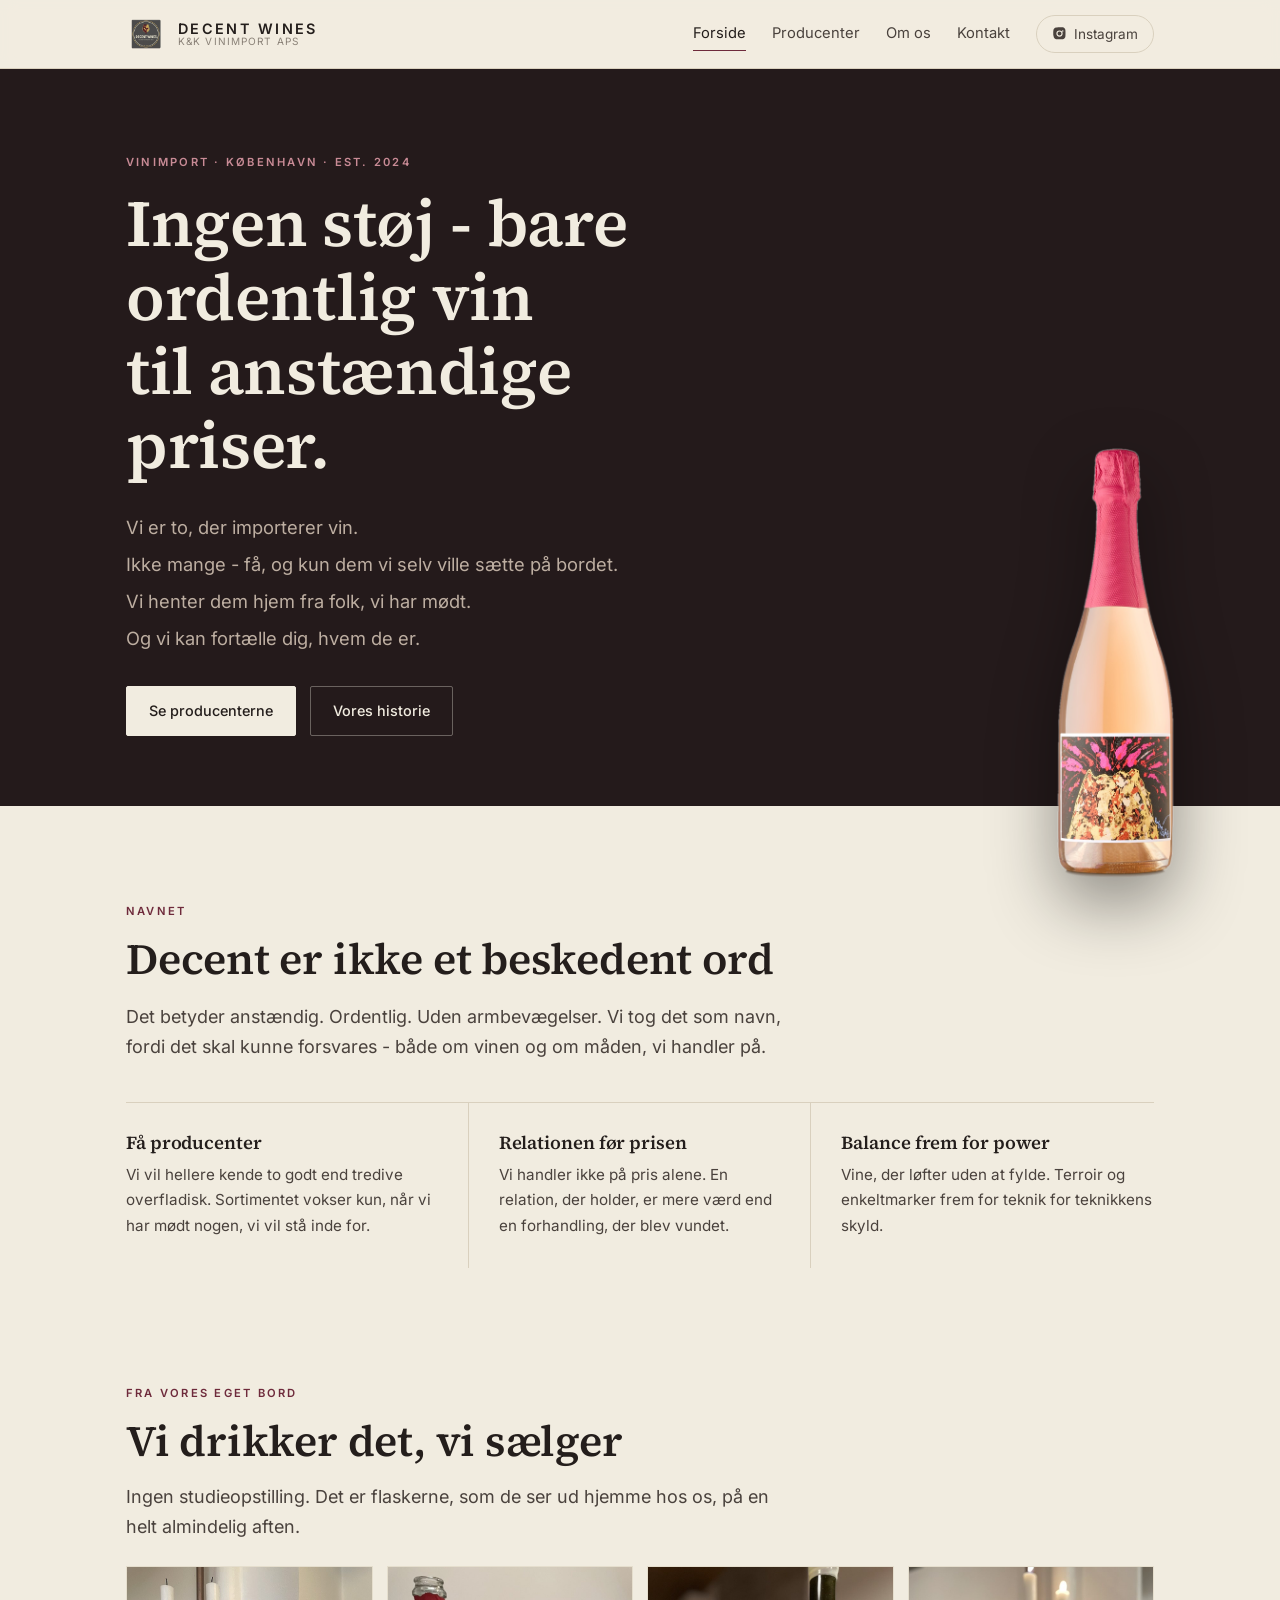
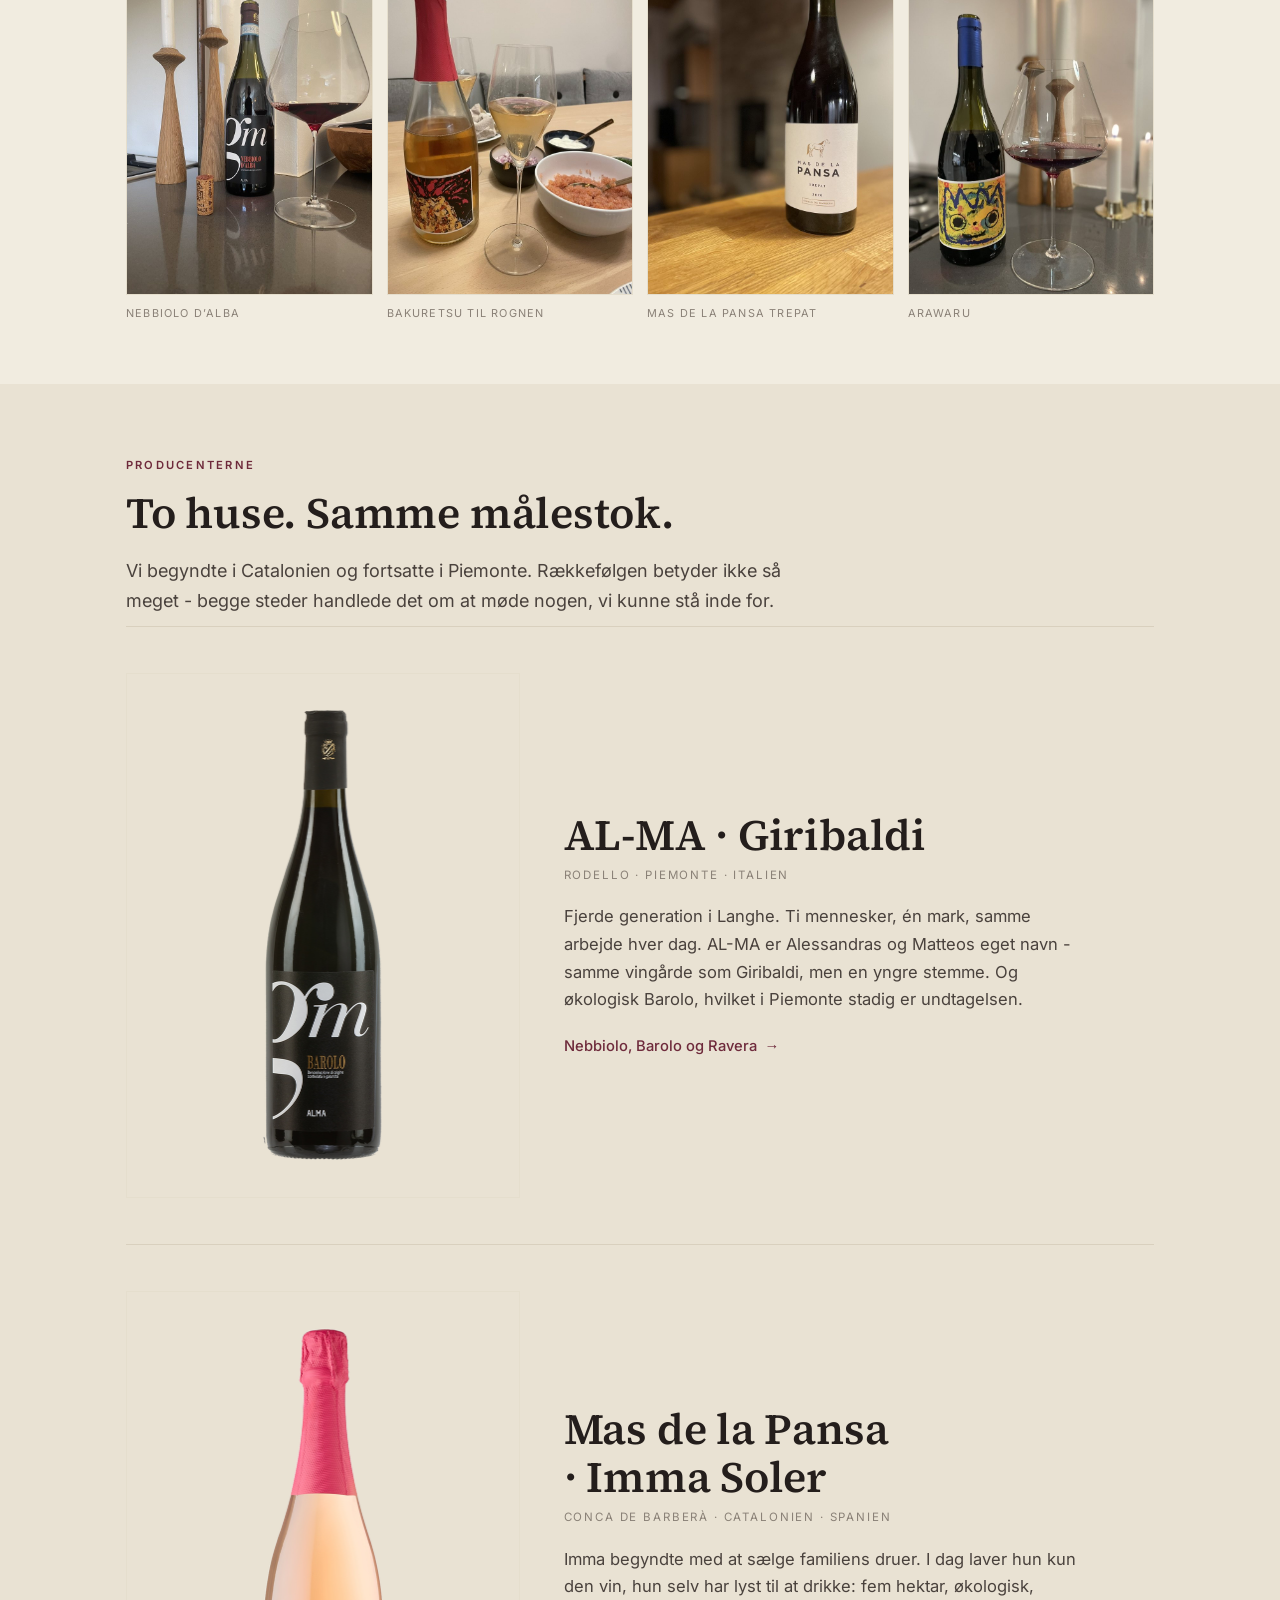
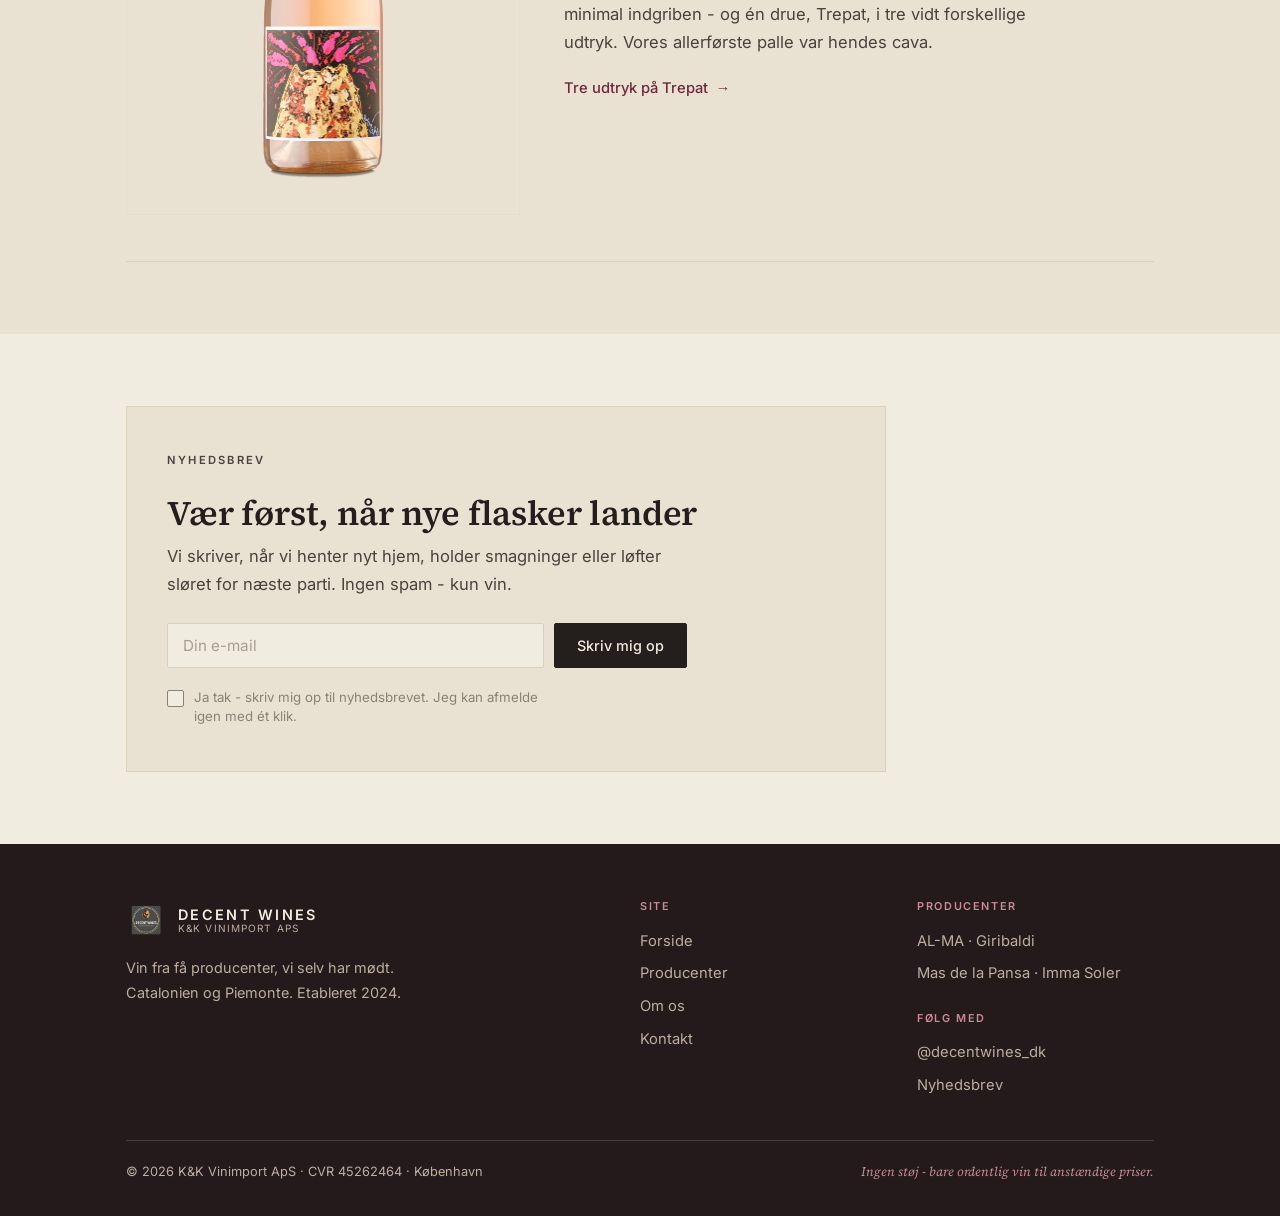
<file: index.html>
<!DOCTYPE html>
<html lang="da">
<head>
<meta charset="UTF-8">
<meta name="viewport" content="width=device-width, initial-scale=1">
<title>Decent Wines - K&K Vinimport ApS</title>
<meta name="description" content="Vinimport fra få producenter i Catalonien og Piemonte. Ingen støj – bare ordentlig vin til anstændige priser.">
<meta property="og:title" content="Decent Wines - K&K Vinimport ApS">
<meta property="og:description" content="Vinimport fra få producenter i Catalonien og Piemonte. Ingen støj – bare ordentlig vin til anstændige priser.">
<meta property="og:type" content="website">
<meta property="og:locale" content="da_DK">
<meta property="og:url" content="https://decentwines.dk/">
<meta property="og:image" content="https://decentwines.dk/assets/img/logo.png">
<link rel="canonical" href="https://decentwines.dk/">
<meta name="twitter:card" content="summary">
<link rel="icon" href="assets/img/logo.png">
<link rel="apple-touch-icon" href="assets/img/logo.png">
<link rel="preload" href="assets/fonts/source-serif-4-latin.woff2" as="font" type="font/woff2" crossorigin>
<link rel="preload" href="assets/fonts/inter-latin.woff2" as="font" type="font/woff2" crossorigin>
<link rel="stylesheet" href="assets/styles.css">
</head>
<body>

<header class="site-header">
  <nav class="nav">
    <a class="brand" href="index.html">
      <img src="assets/img/logo.png" alt="Decent Wines">
      <span class="brand-txt"><strong>DECENT WINES</strong><small>K&amp;K Vinimport ApS</small></span>
    </a>
    <button class="burger" aria-label="Menu" aria-expanded="false"><svg viewBox="0 0 24 24"><path d="M3 6h18M3 12h18M3 18h18" stroke-linecap="round"/></svg></button>
    <div class="nav-links">
      <a href="index.html" class="active">Forside</a>
      <a href="producenter.html">Producenter</a>
      <a href="om-os.html">Om os</a>
      <a href="kontakt.html">Kontakt</a>
      <a class="ig-btn" href="https://www.instagram.com/decentwines_dk/" target="_blank" rel="noopener"><svg viewBox="0 0 24 24"><path d="M12 2c2.7 0 3 0 4.1.1 1 0 1.7.2 2.3.4.6.3 1.1.6 1.6 1.1s.8 1 1.1 1.6c.2.6.4 1.3.4 2.3.1 1.1.1 1.4.1 4.1s0 3-.1 4.1c0 1-.2 1.7-.4 2.3-.3.6-.6 1.1-1.1 1.6s-1 .8-1.6 1.1c-.6.2-1.3.4-2.3.4-1.1.1-1.4.1-4.1.1s-3 0-4.1-.1c-1 0-1.7-.2-2.3-.4-.6-.3-1.1-.6-1.6-1.1s-.8-1-1.1-1.6c-.2-.6-.4-1.3-.4-2.3C2 15 2 14.7 2 12s0-3 .1-4.1c0-1 .2-1.7.4-2.3.3-.6.6-1.1 1.1-1.6s1-.8 1.6-1.1c.6-.2 1.3-.4 2.3-.4C9 2 9.3 2 12 2Zm0 5a5 5 0 100 10 5 5 0 000-10Zm0 8.2a3.2 3.2 0 110-6.4 3.2 3.2 0 010 6.4Zm5.2-8.4a1.2 1.2 0 100 2.4 1.2 1.2 0 000-2.4Z"/></svg> Instagram</a>
    </div>
  </nav>
</header>

<section class="hero hero-dark band-dark">
  <div class="wrap">
    <img class="hero-bottle" src="assets/img/bakuretsu-fl.png" alt="Bakuretsu Cava Ros&eacute;">
    <p class="eyebrow">Vinimport &middot; K&oslash;benhavn &middot; Est. 2024</p>
    <h1>Ingen st&oslash;j - bare ordentlig vin til anst&aelig;ndige priser.</h1>
    <div class="hero-lines" style="margin-top:30px">
      <p>Vi er to, der importerer vin.</p>
      <p>Ikke mange - f&aring;, og kun dem vi selv ville s&aelig;tte p&aring; bordet.</p>
      <p>Vi henter dem hjem fra folk, vi har m&oslash;dt.</p>
      <p>Og vi kan fortælle dig, hvem de er.</p>
    </div>
    <div class="cta-row">
      <a class="btn btn-primary" href="producenter.html">Se producenterne</a>
      <a class="btn btn-ghost" href="om-os.html">Vores historie</a>
    </div>
  </div>
</section>

<section class="after-hero">
  <div class="wrap">
    <p class="eyebrow">Navnet</p>
    <h2>Decent er ikke et beskedent ord</h2>
    <p class="lede" style="margin:18px 0 40px">Det betyder anst&aelig;ndig. Ordentlig. Uden armbev&aelig;gelser. Vi tog det som navn,
      fordi det skal kunne forsvares - b&aring;de om vinen og om m&aring;den, vi handler p&aring;.</p>
    <div class="pillars">
      <div class="pillar">
        <h3>F&aring; producenter</h3>
        <p>Vi vil hellere kende to godt end tredive overfladisk. Sortimentet vokser kun,
          n&aring;r vi har m&oslash;dt nogen, vi vil st&aring; inde for.</p>
      </div>
      <div class="pillar">
        <h3>Relationen f&oslash;r prisen</h3>
        <p>Vi handler ikke p&aring; pris alene. En relation, der holder, er mere v&aelig;rd
          end en forhandling, der blev vundet.</p>
      </div>
      <div class="pillar">
        <h3>Balance frem for power</h3>
        <p>Vine, der l&oslash;fter uden at fylde. Terroir og enkeltmarker frem for
          teknik for teknikkens skyld.</p>
      </div>
    </div>
  </div>
</section>

<section class="tight">
  <div class="wrap">
    <p class="eyebrow">Fra vores eget bord</p>
    <h2>Vi drikker det, vi s&aelig;lger</h2>
    <p class="lede" style="margin:16px 0 2px">Ingen studieopstilling. Det er flaskerne,
      som de ser ud hjemme hos os, p&aring; en helt almindelig aften.</p>
    <div class="strip">
      <figure><img src="assets/img/nebbiolo-glas.jpg" alt="Flaske Nebbiolo d&rsquo;Alba fra AL-MA med prop og fyldt glas p&aring; en k&oslash;kkenbordplade"><figcaption>Nebbiolo d&rsquo;Alba</figcaption></figure>
      <figure><img src="assets/img/bakuretsu-rogn.jpg" alt="Bakuretsu Cava Ros&eacute; sk&aelig;nket op ved siden af en sk&aring;l rogn og cr&egrave;me fraiche"><figcaption>Bakuretsu til rognen</figcaption></figure>
      <figure><img src="assets/img/trepat-bord.jpg" alt="Flaske Mas de la Pansa Trepat 2020 p&aring; et egetr&aelig;sbord"><figcaption>Mas de la Pansa Trepat</figcaption></figure>
      <figure><img src="assets/img/arawaru-glas.jpg" alt="Flaske Arawaru med sk&aelig;nket glas og t&aelig;ndte lys"><figcaption>Arawaru</figcaption></figure>
    </div>
  </div>
</section>

<section class="band-soft">
  <div class="wrap">
    <p class="eyebrow">Producenterne</p>
    <h2>To huse. Samme m&aring;lestok.</h2>
    <p class="lede" style="margin:18px 0 10px">Vi begyndte i Catalonien og fortsatte i Piemonte.
      R&aelig;kkef&oslash;lgen betyder ikke s&aring; meget - begge steder handlede det om at m&oslash;de nogen,
      vi kunne st&aring; inde for.</p>

    <div class="entrances">
      <div class="entrance">
        <a class="entrance-img contain" href="producenter.html#alma" tabindex="-1" aria-hidden="true"><img src="assets/img/barolo.png" alt="Barolo fra AL-MA / Giribaldi"></a>
        <div>
          <h2><a class="entrance-title" href="producenter.html#alma">AL-MA &middot; Giribaldi</a></h2>
          <p class="where">Rodello &middot; Piemonte &middot; Italien</p>
          <p>Fjerde generation i Langhe. Ti mennesker, &eacute;n mark, samme arbejde hver dag.
            AL-MA er Alessandras og Matteos eget navn - samme ving&aring;rde som Giribaldi,
            men en yngre stemme. Og &oslash;kologisk Barolo, hvilket i Piemonte stadig er undtagelsen.</p>
          <a class="arrow" href="producenter.html#alma">Nebbiolo, Barolo og Ravera</a>
        </div>
      </div>

      <div class="entrance">
        <a class="entrance-img contain" href="producenter.html#imma" tabindex="-1" aria-hidden="true"><img src="assets/img/bakuretsu-fl.png" alt="Bakuretsu Cava Ros&eacute; fra Mas de la Pansa"></a>
        <div>
          <h2><a class="entrance-title" href="producenter.html#imma">Mas de la Pansa &middot; Imma Soler</a></h2>
          <p class="where">Conca de Barber&agrave; &middot; Catalonien &middot; Spanien</p>
          <p>Imma begyndte med at s&aelig;lge familiens druer. I dag laver hun kun den vin, hun selv
            har lyst til at drikke: fem hektar, &oslash;kologisk, minimal indgriben - og &eacute;n drue,
            Trepat, i tre vidt forskellige udtryk. Vores allerf&oslash;rste palle var hendes cava.</p>
          <a class="arrow" href="producenter.html#imma">Tre udtryk p&aring; Trepat</a>
        </div>
      </div>
    </div>
  </div>
</section>

<section id="nyhedsbrev">
  <div class="wrap">
    <div class="news">
      <p class="eyebrow">Nyhedsbrev</p>
      <h2>V&aelig;r f&oslash;rst, n&aring;r nye flasker lander</h2>
      <p>Vi skriver, n&aring;r vi henter nyt hjem, holder smagninger eller l&oslash;fter sl&oslash;ret for n&aelig;ste parti. Ingen spam - kun vin.</p>
      <form class="news-form" action="https://62e904bf.sibforms.com/serve/[base64]" method="POST">
        <input type="email" name="EMAIL" placeholder="Din e-mail" aria-label="E-mail" required>
        <button class="btn btn-primary" type="submit">Skriv mig op</button>
        <label class="news-consent">
          <input type="checkbox" name="OPT_IN" value="1" required>
          <span>Ja tak - skriv mig op til nyhedsbrevet. Jeg kan afmelde igen med &eacute;t klik.</span>
        </label>
        <input class="hp" type="text" name="email_address_check" value="" tabindex="-1" autocomplete="off" aria-hidden="true">
        <input type="hidden" name="locale" value="da">
      </form>
      <div class="form-ok" role="status"></div>
    </div>
  </div>
</section>

<footer class="site-footer band-dark">
  <div class="wrap">
    <div class="foot-grid">
      <div class="foot-brand">
        <a class="brand" href="index.html">
          <img src="assets/img/logo.png" alt="Decent Wines">
          <span class="brand-txt"><strong>DECENT WINES</strong><small>K&amp;K Vinimport ApS</small></span>
        </a>
        <p>Vin fra f&aring; producenter, vi selv har m&oslash;dt. Catalonien og Piemonte. Etableret 2024.</p>
      </div>
      <div class="foot-col">
        <h4>Site</h4>
        <a href="index.html">Forside</a>
        <a href="producenter.html">Producenter</a>
        <a href="om-os.html">Om os</a>
        <a href="kontakt.html">Kontakt</a>
      </div>
      <div class="foot-col">
        <h4>Producenter</h4>
        <a href="producenter.html#alma">AL-MA &middot; Giribaldi</a>
        <a href="producenter.html#imma">Mas de la Pansa &middot; Imma Soler</a>
        <h4 style="margin-top:22px">F&oslash;lg med</h4>
        <a href="https://www.instagram.com/decentwines_dk/" target="_blank" rel="noopener">@decentwines_dk</a>
        <a href="kontakt.html#nyhedsbrev">Nyhedsbrev</a>
      </div>
    </div>
    <div class="foot-bottom">
      <span>&copy; 2026 K&amp;K Vinimport ApS &middot; CVR 45262464 &middot; K&oslash;benhavn</span>
      <span class="tagline-foot">Ingen st&oslash;j - bare ordentlig vin til anst&aelig;ndige priser.</span>
    </div>
  </div>
</footer>

<script src="assets/main.js"></script>
</body>
</html>
</file>
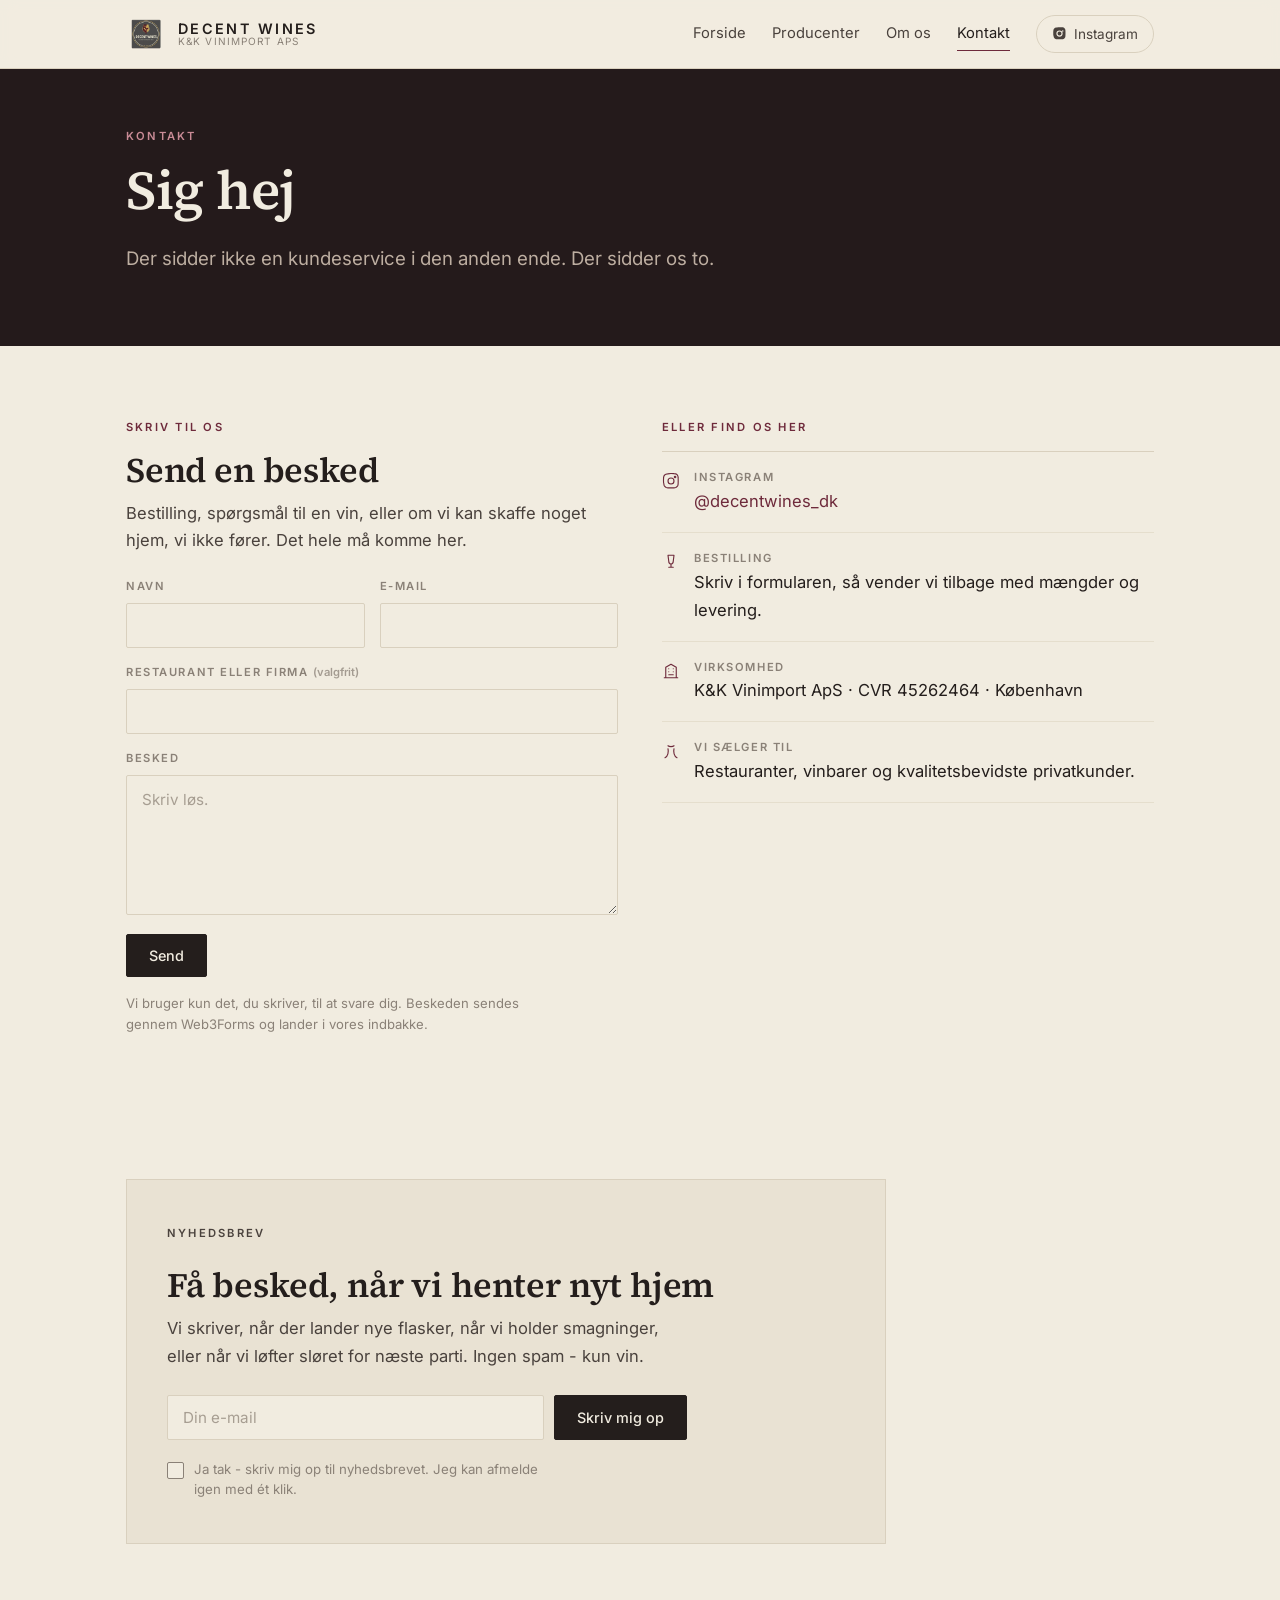
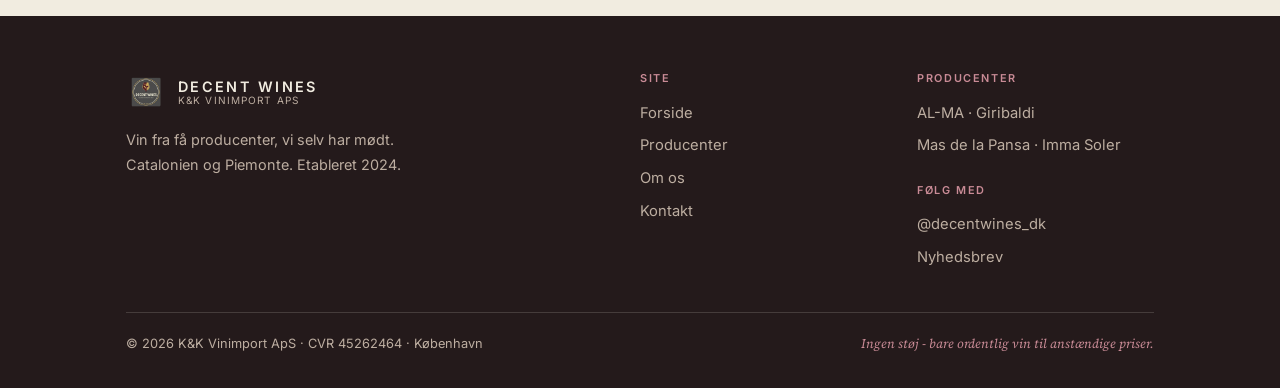
<file: kontakt.html>
<!DOCTYPE html>
<html lang="da">
<head>
<meta charset="UTF-8">
<meta name="viewport" content="width=device-width, initial-scale=1">
<title>Kontakt & nyhedsbrev - Decent Wines</title>
<meta name="description" content="Skriv til Decent Wines om bestilling, en bestemt vin eller noget vi kan skaffe hjem. Eller skriv dig op til nyhedsbrevet.">
<meta property="og:title" content="Kontakt & nyhedsbrev - Decent Wines">
<meta property="og:description" content="Skriv til Decent Wines om bestilling, en bestemt vin eller noget vi kan skaffe hjem. Eller skriv dig op til nyhedsbrevet.">
<meta property="og:type" content="website">
<meta property="og:locale" content="da_DK">
<meta property="og:url" content="https://decentwines.dk/kontakt.html">
<meta property="og:image" content="https://decentwines.dk/assets/img/logo.png">
<link rel="canonical" href="https://decentwines.dk/kontakt.html">
<meta name="twitter:card" content="summary">
<link rel="icon" href="assets/img/logo.png">
<link rel="apple-touch-icon" href="assets/img/logo.png">
<link rel="preload" href="assets/fonts/source-serif-4-latin.woff2" as="font" type="font/woff2" crossorigin>
<link rel="preload" href="assets/fonts/inter-latin.woff2" as="font" type="font/woff2" crossorigin>
<link rel="stylesheet" href="assets/styles.css">
</head>
<body>

<header class="site-header">
  <nav class="nav">
    <a class="brand" href="index.html">
      <img src="assets/img/logo.png" alt="Decent Wines">
      <span class="brand-txt"><strong>DECENT WINES</strong><small>K&amp;K Vinimport ApS</small></span>
    </a>
    <button class="burger" aria-label="Menu" aria-expanded="false"><svg viewBox="0 0 24 24"><path d="M3 6h18M3 12h18M3 18h18" stroke-linecap="round"/></svg></button>
    <div class="nav-links">
      <a href="index.html">Forside</a>
      <a href="producenter.html">Producenter</a>
      <a href="om-os.html">Om os</a>
      <a href="kontakt.html" class="active">Kontakt</a>
      <a class="ig-btn" href="https://www.instagram.com/decentwines_dk/" target="_blank" rel="noopener"><svg viewBox="0 0 24 24"><path d="M12 2c2.7 0 3 0 4.1.1 1 0 1.7.2 2.3.4.6.3 1.1.6 1.6 1.1s.8 1 1.1 1.6c.2.6.4 1.3.4 2.3.1 1.1.1 1.4.1 4.1s0 3-.1 4.1c0 1-.2 1.7-.4 2.3-.3.6-.6 1.1-1.1 1.6s-1 .8-1.6 1.1c-.6.2-1.3.4-2.3.4-1.1.1-1.4.1-4.1.1s-3 0-4.1-.1c-1 0-1.7-.2-2.3-.4-.6-.3-1.1-.6-1.6-1.1s-.8-1-1.1-1.6c-.2-.6-.4-1.3-.4-2.3C2 15 2 14.7 2 12s0-3 .1-4.1c0-1 .2-1.7.4-2.3.3-.6.6-1.1 1.1-1.6s1-.8 1.6-1.1c.6-.2 1.3-.4 2.3-.4C9 2 9.3 2 12 2Zm0 5a5 5 0 100 10 5 5 0 000-10Zm0 8.2a3.2 3.2 0 110-6.4 3.2 3.2 0 010 6.4Zm5.2-8.4a1.2 1.2 0 100 2.4 1.2 1.2 0 000-2.4Z"/></svg> Instagram</a>
    </div>
  </nav>
</header>

<section class="hero band-dark" style="padding:58px 0 52px">
  <div class="wrap">
    <p class="eyebrow">Kontakt</p>
    <h1 style="font-size:clamp(2.2rem,5vw,3.4rem)">Sig hej</h1>
    <p class="lede" style="margin-top:22px">Der sidder ikke en kundeservice i den anden ende.
      Der sidder os to.</p>
  </div>
</section>

<section>
  <div class="wrap contact-grid">
    <div>
      <p class="eyebrow">Skriv til os</p>
      <h2 style="font-size:clamp(1.6rem,3vw,2.15rem);margin:0 0 10px">Send en besked</h2>
      <p style="color:var(--ink-soft);max-width:52ch;margin:0">Bestilling, sp&oslash;rgsm&aring;l til en
        vin, eller om vi kan skaffe noget hjem, vi ikke f&oslash;rer. Det hele m&aring; komme her.</p>

      <form class="kontakt-form" action="https://api.web3forms.com/submit" method="POST">
        <input type="hidden" name="access_key" value="6583e329-993d-40b0-a9e0-df22db576019">
        <input type="hidden" name="subject" value="Ny besked fra decentwines.dk">
        <input type="hidden" name="from_name" value="Decent Wines">
        <input type="hidden" name="redirect" value="https://decentwines.dk/kontakt.html?sendt=1">

        <div class="par">
          <label>
            <span class="lab">Navn</span>
            <input type="text" name="navn" required autocomplete="name">
          </label>
          <label>
            <span class="lab">E-mail</span>
            <input type="email" name="email" required autocomplete="email">
          </label>
        </div>

        <label>
          <span class="lab">Restaurant eller firma <i>(valgfrit)</i></span>
          <input type="text" name="firma" autocomplete="organization">
        </label>

        <label>
          <span class="lab">Besked</span>
          <textarea name="besked" required placeholder="Skriv l&oslash;s."></textarea>
        </label>

        <input class="hp" type="checkbox" name="botcheck" tabindex="-1" autocomplete="off" aria-hidden="true">
        <button class="btn btn-primary" type="submit">Send</button>
      </form>
      <div class="form-ok" role="status"></div>
      <p class="kontakt-note">Vi bruger kun det, du skriver, til at svare dig.
        Beskeden sendes gennem Web3Forms og lander i vores indbakke.</p>
    </div>

    <div>
      <p class="eyebrow">Eller find os her</p>
      <div class="info-line">
        <svg viewBox="0 0 24 24"><path d="M12 2c2.7 0 3 0 4.1.1 1 0 1.7.2 2.3.4.6.3 1.1.6 1.6 1.1s.8 1 1.1 1.6c.2.6.4 1.3.4 2.3.1 1.1.1 1.4.1 4.1s0 3-.1 4.1c0 1-.2 1.7-.4 2.3-.3.6-.6 1.1-1.1 1.6s-1 .8-1.6 1.1c-.6.2-1.3.4-2.3.4-1.1.1-1.4.1-4.1.1s-3 0-4.1-.1c-1 0-1.7-.2-2.3-.4-.6-.3-1.1-.6-1.6-1.1s-.8-1-1.1-1.6c-.2-.6-.4-1.3-.4-2.3C2 15 2 14.7 2 12s0-3 .1-4.1c0-1 .2-1.7.4-2.3.3-.6.6-1.1 1.1-1.6s1-.8 1.6-1.1c.6-.2 1.3-.4 2.3-.4C9 2 9.3 2 12 2Z" stroke-linejoin="round"/><circle cx="12" cy="12" r="4"/><circle cx="17.4" cy="6.6" r="1"/></svg>
        <span><b>Instagram</b><a href="https://www.instagram.com/decentwines_dk/" target="_blank" rel="noopener">@decentwines_dk</a></span>
      </div>
      <div class="info-line">
        <svg viewBox="0 0 24 24"><path d="M8 3h8l-1 8a4 4 0 01-3 4v4m-3 0h6M8 3l1 8a4 4 0 003 4" stroke-linecap="round" stroke-linejoin="round"/></svg>
        <span><b>Bestilling</b>Skriv i formularen, s&aring; vender vi tilbage med m&aelig;ngder og levering.</span>
      </div>
      <div class="info-line">
        <svg viewBox="0 0 24 24"><path d="M3 21h18M5 21V7l7-4 7 4v14M9 9h.01M15 9h.01M9 13h.01M15 13h.01M9 17h6" stroke-linecap="round" stroke-linejoin="round"/></svg>
        <span><b>Virksomhed</b>K&amp;K Vinimport ApS &middot; CVR 45262464 &middot; K&oslash;benhavn</span>
      </div>
      <div class="info-line">
        <svg viewBox="0 0 24 24"><path d="M4 21c4-2 5-8 4-12M20 21c-4-2-5-8-4-12M8 5c1.5 1.5 6.5 1.5 8 0" stroke-linecap="round" stroke-linejoin="round"/></svg>
        <span><b>Vi s&aelig;lger til</b>Restauranter, vinbarer og kvalitetsbevidste privatkunder.</span>
      </div>
    </div>
  </div>
</section>

<section id="nyhedsbrev">
  <div class="wrap">
    <div class="news">
      <p class="eyebrow">Nyhedsbrev</p>
      <h2>F&aring; besked, n&aring;r vi henter nyt hjem</h2>
      <p>Vi skriver, n&aring;r der lander nye flasker, n&aring;r vi holder smagninger, eller n&aring;r vi l&oslash;fter sl&oslash;ret for n&aelig;ste parti. Ingen spam - kun vin.</p>
      <form class="news-form" action="https://62e904bf.sibforms.com/serve/[base64]" method="POST">
        <input type="email" name="EMAIL" placeholder="Din e-mail" aria-label="E-mail" required>
        <button class="btn btn-primary" type="submit">Skriv mig op</button>
        <label class="news-consent">
          <input type="checkbox" name="OPT_IN" value="1" required>
          <span>Ja tak - skriv mig op til nyhedsbrevet. Jeg kan afmelde igen med &eacute;t klik.</span>
        </label>
        <input class="hp" type="text" name="email_address_check" value="" tabindex="-1" autocomplete="off" aria-hidden="true">
        <input type="hidden" name="locale" value="da">
      </form>
      <div class="form-ok" role="status"></div>
    </div>
  </div>
</section>

<footer class="site-footer band-dark">
  <div class="wrap">
    <div class="foot-grid">
      <div class="foot-brand">
        <a class="brand" href="index.html">
          <img src="assets/img/logo.png" alt="Decent Wines">
          <span class="brand-txt"><strong>DECENT WINES</strong><small>K&amp;K Vinimport ApS</small></span>
        </a>
        <p>Vin fra f&aring; producenter, vi selv har m&oslash;dt. Catalonien og Piemonte. Etableret 2024.</p>
      </div>
      <div class="foot-col">
        <h4>Site</h4>
        <a href="index.html">Forside</a>
        <a href="producenter.html">Producenter</a>
        <a href="om-os.html">Om os</a>
        <a href="kontakt.html">Kontakt</a>
      </div>
      <div class="foot-col">
        <h4>Producenter</h4>
        <a href="producenter.html#alma">AL-MA &middot; Giribaldi</a>
        <a href="producenter.html#imma">Mas de la Pansa &middot; Imma Soler</a>
        <h4 style="margin-top:22px">F&oslash;lg med</h4>
        <a href="https://www.instagram.com/decentwines_dk/" target="_blank" rel="noopener">@decentwines_dk</a>
        <a href="kontakt.html#nyhedsbrev">Nyhedsbrev</a>
      </div>
    </div>
    <div class="foot-bottom">
      <span>&copy; 2026 K&amp;K Vinimport ApS &middot; CVR 45262464 &middot; K&oslash;benhavn</span>
      <span class="tagline-foot">Ingen st&oslash;j - bare ordentlig vin til anst&aelig;ndige priser.</span>
    </div>
  </div>
</footer>

<script src="assets/main.js"></script>
</body>
</html>
</file>
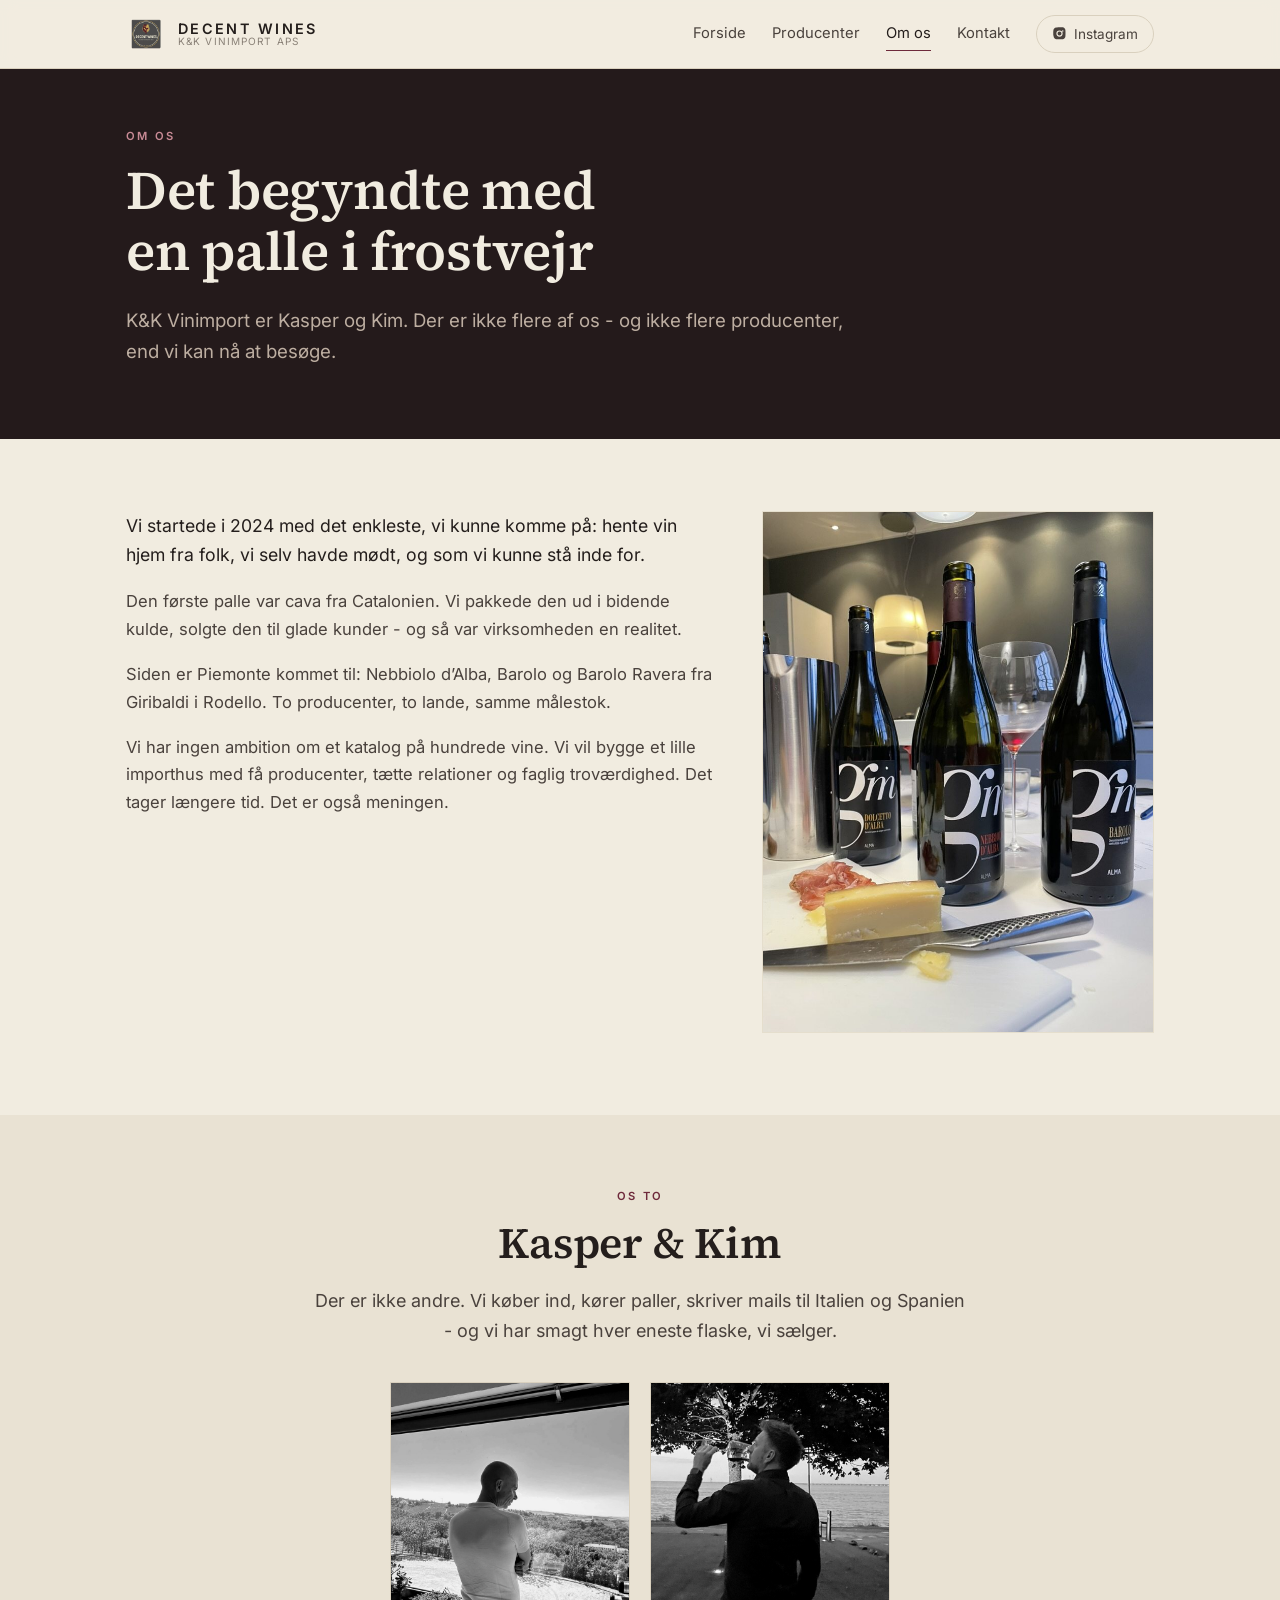
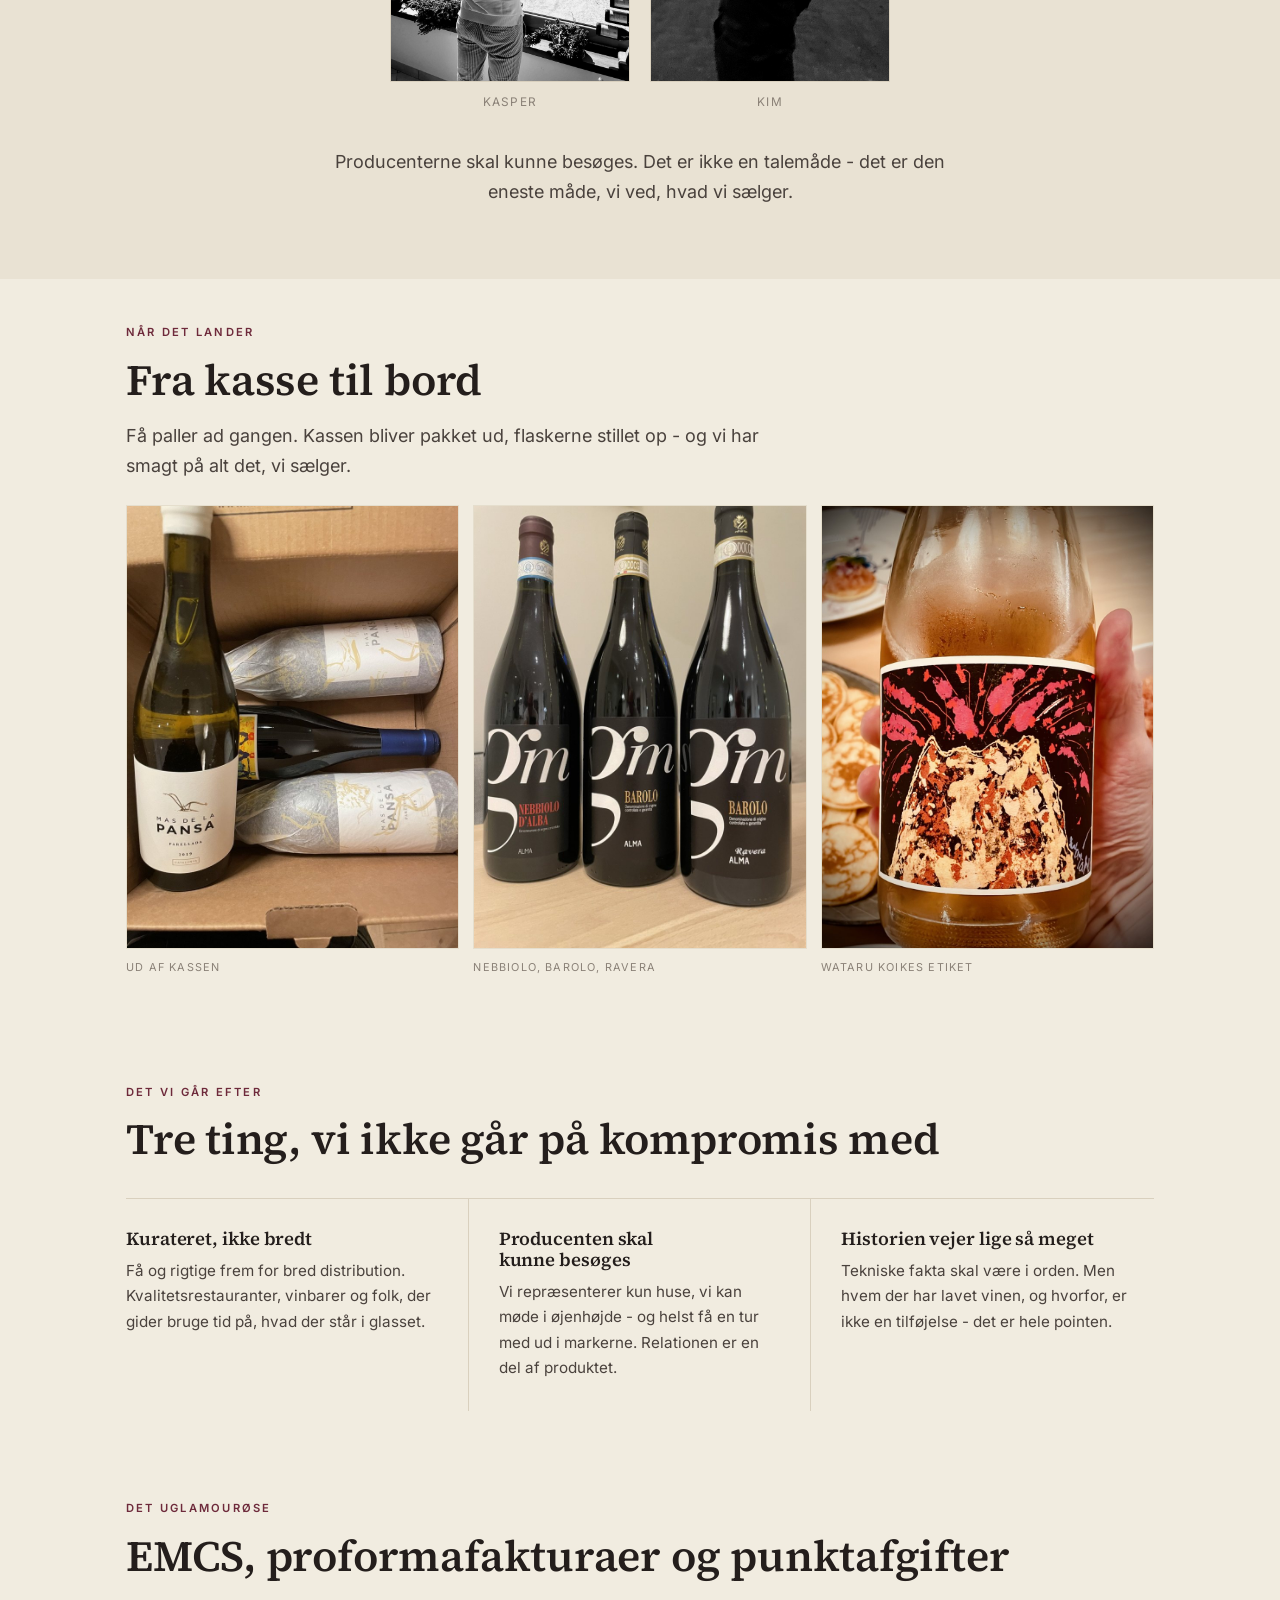
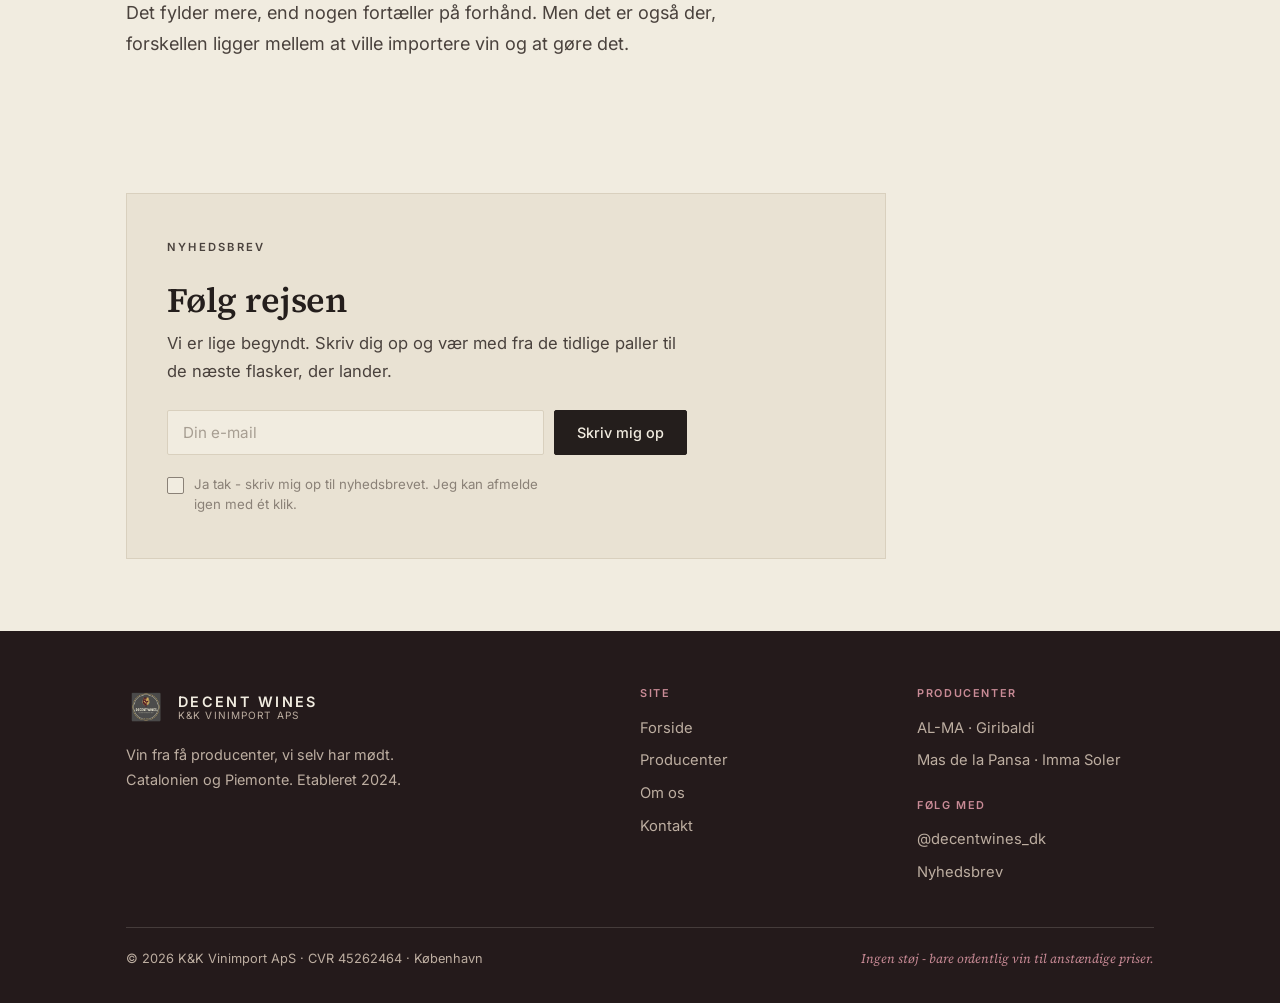
<file: om-os.html>
<!DOCTYPE html>
<html lang="da">
<head>
<meta charset="UTF-8">
<meta name="viewport" content="width=device-width, initial-scale=1">
<title>Om os - Decent Wines</title>
<meta name="description" content="K&K Vinimport er Kasper og Kim. Et lille importhus med få producenter, tætte relationer og faglig troværdighed.">
<meta property="og:title" content="Om os - Decent Wines">
<meta property="og:description" content="K&K Vinimport er Kasper og Kim. Et lille importhus med få producenter, tætte relationer og faglig troværdighed.">
<meta property="og:type" content="website">
<meta property="og:locale" content="da_DK">
<meta property="og:url" content="https://decentwines.dk/om-os.html">
<meta property="og:image" content="https://decentwines.dk/assets/img/logo.png">
<link rel="canonical" href="https://decentwines.dk/om-os.html">
<meta name="twitter:card" content="summary">
<link rel="icon" href="assets/img/logo.png">
<link rel="apple-touch-icon" href="assets/img/logo.png">
<link rel="preload" href="assets/fonts/source-serif-4-latin.woff2" as="font" type="font/woff2" crossorigin>
<link rel="preload" href="assets/fonts/inter-latin.woff2" as="font" type="font/woff2" crossorigin>
<link rel="stylesheet" href="assets/styles.css">
</head>
<body>

<header class="site-header">
  <nav class="nav">
    <a class="brand" href="index.html">
      <img src="assets/img/logo.png" alt="Decent Wines">
      <span class="brand-txt"><strong>DECENT WINES</strong><small>K&amp;K Vinimport ApS</small></span>
    </a>
    <button class="burger" aria-label="Menu" aria-expanded="false"><svg viewBox="0 0 24 24"><path d="M3 6h18M3 12h18M3 18h18" stroke-linecap="round"/></svg></button>
    <div class="nav-links">
      <a href="index.html">Forside</a>
      <a href="producenter.html">Producenter</a>
      <a href="om-os.html" class="active">Om os</a>
      <a href="kontakt.html">Kontakt</a>
      <a class="ig-btn" href="https://www.instagram.com/decentwines_dk/" target="_blank" rel="noopener"><svg viewBox="0 0 24 24"><path d="M12 2c2.7 0 3 0 4.1.1 1 0 1.7.2 2.3.4.6.3 1.1.6 1.6 1.1s.8 1 1.1 1.6c.2.6.4 1.3.4 2.3.1 1.1.1 1.4.1 4.1s0 3-.1 4.1c0 1-.2 1.7-.4 2.3-.3.6-.6 1.1-1.1 1.6s-1 .8-1.6 1.1c-.6.2-1.3.4-2.3.4-1.1.1-1.4.1-4.1.1s-3 0-4.1-.1c-1 0-1.7-.2-2.3-.4-.6-.3-1.1-.6-1.6-1.1s-.8-1-1.1-1.6c-.2-.6-.4-1.3-.4-2.3C2 15 2 14.7 2 12s0-3 .1-4.1c0-1 .2-1.7.4-2.3.3-.6.6-1.1 1.1-1.6s1-.8 1.6-1.1c.6-.2 1.3-.4 2.3-.4C9 2 9.3 2 12 2Zm0 5a5 5 0 100 10 5 5 0 000-10Zm0 8.2a3.2 3.2 0 110-6.4 3.2 3.2 0 010 6.4Zm5.2-8.4a1.2 1.2 0 100 2.4 1.2 1.2 0 000-2.4Z"/></svg> Instagram</a>
    </div>
  </nav>
</header>

<section class="hero band-dark" style="padding:58px 0 52px">
  <div class="wrap">
    <p class="eyebrow">Om os</p>
    <h1 style="font-size:clamp(2.2rem,5vw,3.4rem)">Det begyndte med en palle i frostvejr</h1>
    <p class="lede" style="margin-top:22px">K&amp;K Vinimport er Kasper og Kim. Der er ikke flere af os 
      - og ikke flere producenter, end vi kan n&aring; at bes&oslash;ge.</p>
  </div>
</section>

<section>
  <div class="wrap">
    <div class="producer-body" style="padding-top:0">
      <div>
        <p>Vi startede i 2024 med det enkleste, vi kunne komme p&aring;: hente vin hjem fra folk,
          vi selv havde m&oslash;dt, og som vi kunne st&aring; inde for.</p>
        <p>Den f&oslash;rste palle var cava fra Catalonien. Vi pakkede den ud i bidende kulde,
          solgte den til glade kunder - og s&aring; var virksomheden en realitet.</p>
        <p>Siden er Piemonte kommet til: Nebbiolo d&rsquo;Alba, Barolo og Barolo Ravera fra
          Giribaldi i Rodello. To producenter, to lande, samme m&aring;lestok.</p>
        <p>Vi har ingen ambition om et katalog p&aring; hundrede vine. Vi vil bygge et lille
          importhus med f&aring; producenter, t&aelig;tte relationer og faglig trov&aelig;rdighed.
          Det tager l&aelig;ngere tid. Det er ogs&aring; meningen.</p>
      </div>
      <div class="producer-photo"><img src="assets/img/smagning-alma.jpg" alt="Fire flasker fra AL-MA stillet op til smagning, med skinke og parmesan p&aring; br&aelig;ttet"></div>
    </div>
  </div>
</section>

<section class="band-soft">
  <div class="wrap midtstillet">
    <p class="eyebrow">Os to</p>
    <h2>Kasper &amp; Kim</h2>
    <p class="lede intro">Der er ikke andre. Vi k&oslash;ber ind, k&oslash;rer paller,
      skriver mails til Italien og Spanien - og vi har smagt hver eneste flaske, vi s&aelig;lger.</p>
    <div class="portraits">
      <figure>
        <img src="assets/img/portraet-kasper.jpg" alt="Kasper hos Giribaldi i Rodello">
        <figcaption>Kasper</figcaption>
      </figure>
      <figure>
        <img src="assets/img/portraet-kim.jpg" alt="Kim">
        <figcaption>Kim</figcaption>
      </figure>
    </div>
    <p class="lede udtro">Producenterne skal kunne bes&oslash;ges. Det er ikke en talem&aring;de
      - det er den eneste m&aring;de, vi ved, hvad vi s&aelig;lger.</p>
  </div>
</section>

<section class="tight">
  <div class="wrap">
    <p class="eyebrow">N&aring;r det lander</p>
    <h2>Fra kasse til bord</h2>
    <p class="lede" style="margin:16px 0 2px">F&aring; paller ad gangen. Kassen bliver pakket ud,
      flaskerne stillet op - og vi har smagt p&aring; alt det, vi s&aelig;lger.</p>
    <div class="strip">
      <figure><img src="assets/img/parellada-kasse.jpg" alt="&Aring;ben papkasse med flasker fra Mas de la Pansa, pakket i silkepapir"><figcaption>Ud af kassen</figcaption></figure>
      <figure><img src="assets/img/alma-tre.jpg" alt="Nebbiolo d&rsquo;Alba, Barolo og Barolo Ravera fra AL-MA side om side"><figcaption>Nebbiolo, Barolo, Ravera</figcaption></figure>
      <figure><img src="assets/img/bakuretsu-etiket.jpg" alt="N&aelig;rbillede af Wataru Koikes maleri p&aring; etiketten til Bakuretsu"><figcaption>Wataru Koikes etiket</figcaption></figure>
    </div>
  </div>
</section>

<section class="tight">
  <div class="wrap">
    <p class="eyebrow">Det vi g&aring;r efter</p>
    <h2 style="margin-bottom:34px">Tre ting, vi ikke g&aring;r p&aring; kompromis med</h2>
    <div class="pillars">
      <div class="pillar">
        <h3>Kurateret, ikke bredt</h3>
        <p>F&aring; og rigtige frem for bred distribution. Kvalitetsrestauranter, vinbarer og folk,
          der gider bruge tid p&aring;, hvad der st&aring;r i glasset.</p>
      </div>
      <div class="pillar">
        <h3>Producenten skal kunne bes&oslash;ges</h3>
        <p>Vi repr&aelig;senterer kun huse, vi kan m&oslash;de i &oslash;jenh&oslash;jde - og helst f&aring; en tur
          med ud i markerne. Relationen er en del af produktet.</p>
      </div>
      <div class="pillar">
        <h3>Historien vejer lige s&aring; meget</h3>
        <p>Tekniske fakta skal v&aelig;re i orden. Men hvem der har lavet vinen, og hvorfor,
          er ikke en tilf&oslash;jelse - det er hele pointen.</p>
      </div>
    </div>
  </div>
</section>

<section class="tight">
  <div class="wrap">
    <p class="eyebrow">Det uglamour&oslash;se</p>
    <h2>EMCS, proformafakturaer og punktafgifter</h2>
    <p class="lede" style="margin-top:18px">Det fylder mere, end nogen fort&aelig;ller p&aring; forh&aring;nd.
      Men det er ogs&aring; der, forskellen ligger mellem at ville importere vin og at g&oslash;re det.</p>
  </div>
</section>

<section id="nyhedsbrev">
  <div class="wrap">
    <div class="news">
      <p class="eyebrow">Nyhedsbrev</p>
      <h2>F&oslash;lg rejsen</h2>
      <p>Vi er lige begyndt. Skriv dig op og v&aelig;r med fra de tidlige paller til de n&aelig;ste flasker, der lander.</p>
      <form class="news-form" action="https://62e904bf.sibforms.com/serve/[base64]" method="POST">
        <input type="email" name="EMAIL" placeholder="Din e-mail" aria-label="E-mail" required>
        <button class="btn btn-primary" type="submit">Skriv mig op</button>
        <label class="news-consent">
          <input type="checkbox" name="OPT_IN" value="1" required>
          <span>Ja tak - skriv mig op til nyhedsbrevet. Jeg kan afmelde igen med &eacute;t klik.</span>
        </label>
        <input class="hp" type="text" name="email_address_check" value="" tabindex="-1" autocomplete="off" aria-hidden="true">
        <input type="hidden" name="locale" value="da">
      </form>
      <div class="form-ok" role="status"></div>
    </div>
  </div>
</section>

<footer class="site-footer band-dark">
  <div class="wrap">
    <div class="foot-grid">
      <div class="foot-brand">
        <a class="brand" href="index.html">
          <img src="assets/img/logo.png" alt="Decent Wines">
          <span class="brand-txt"><strong>DECENT WINES</strong><small>K&amp;K Vinimport ApS</small></span>
        </a>
        <p>Vin fra f&aring; producenter, vi selv har m&oslash;dt. Catalonien og Piemonte. Etableret 2024.</p>
      </div>
      <div class="foot-col">
        <h4>Site</h4>
        <a href="index.html">Forside</a>
        <a href="producenter.html">Producenter</a>
        <a href="om-os.html">Om os</a>
        <a href="kontakt.html">Kontakt</a>
      </div>
      <div class="foot-col">
        <h4>Producenter</h4>
        <a href="producenter.html#alma">AL-MA &middot; Giribaldi</a>
        <a href="producenter.html#imma">Mas de la Pansa &middot; Imma Soler</a>
        <h4 style="margin-top:22px">F&oslash;lg med</h4>
        <a href="https://www.instagram.com/decentwines_dk/" target="_blank" rel="noopener">@decentwines_dk</a>
        <a href="kontakt.html#nyhedsbrev">Nyhedsbrev</a>
      </div>
    </div>
    <div class="foot-bottom">
      <span>&copy; 2026 K&amp;K Vinimport ApS &middot; CVR 45262464 &middot; K&oslash;benhavn</span>
      <span class="tagline-foot">Ingen st&oslash;j - bare ordentlig vin til anst&aelig;ndige priser.</span>
    </div>
  </div>
</footer>

<script src="assets/main.js"></script>
</body>
</html>
</file>
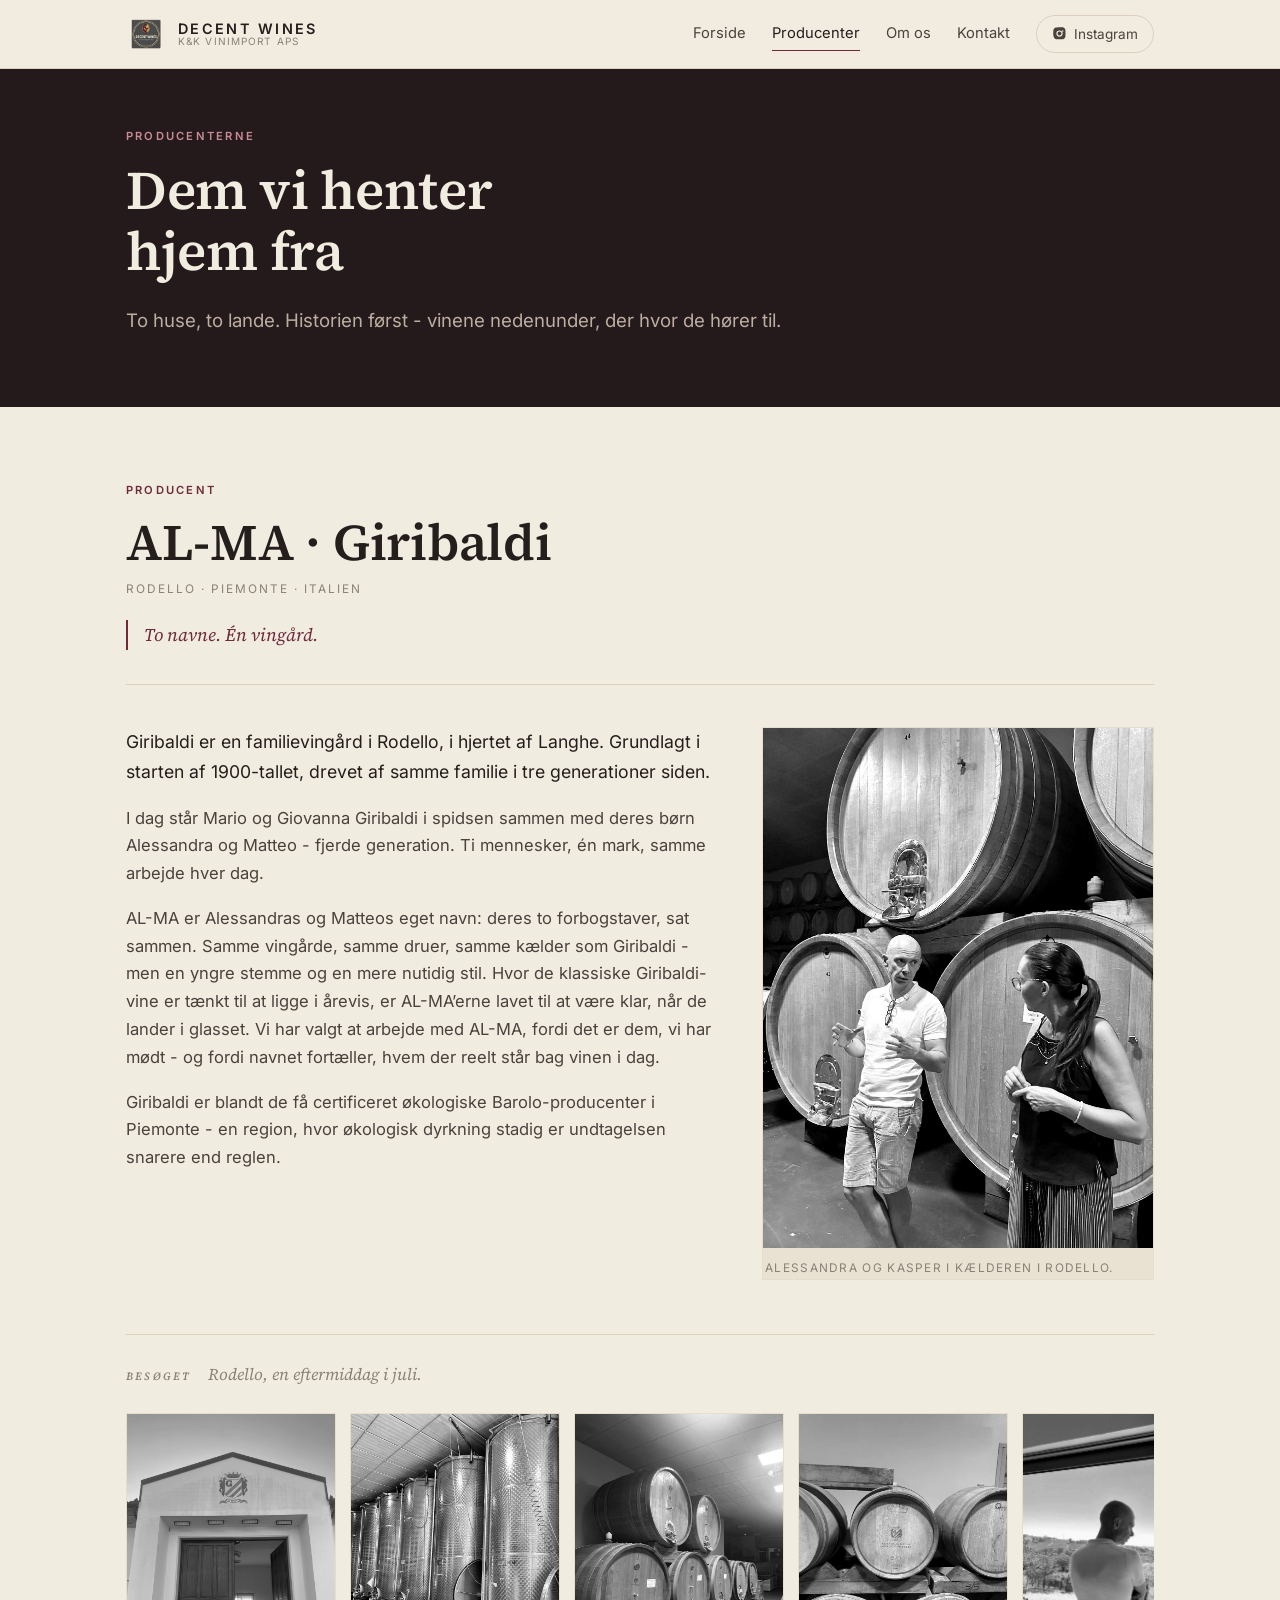
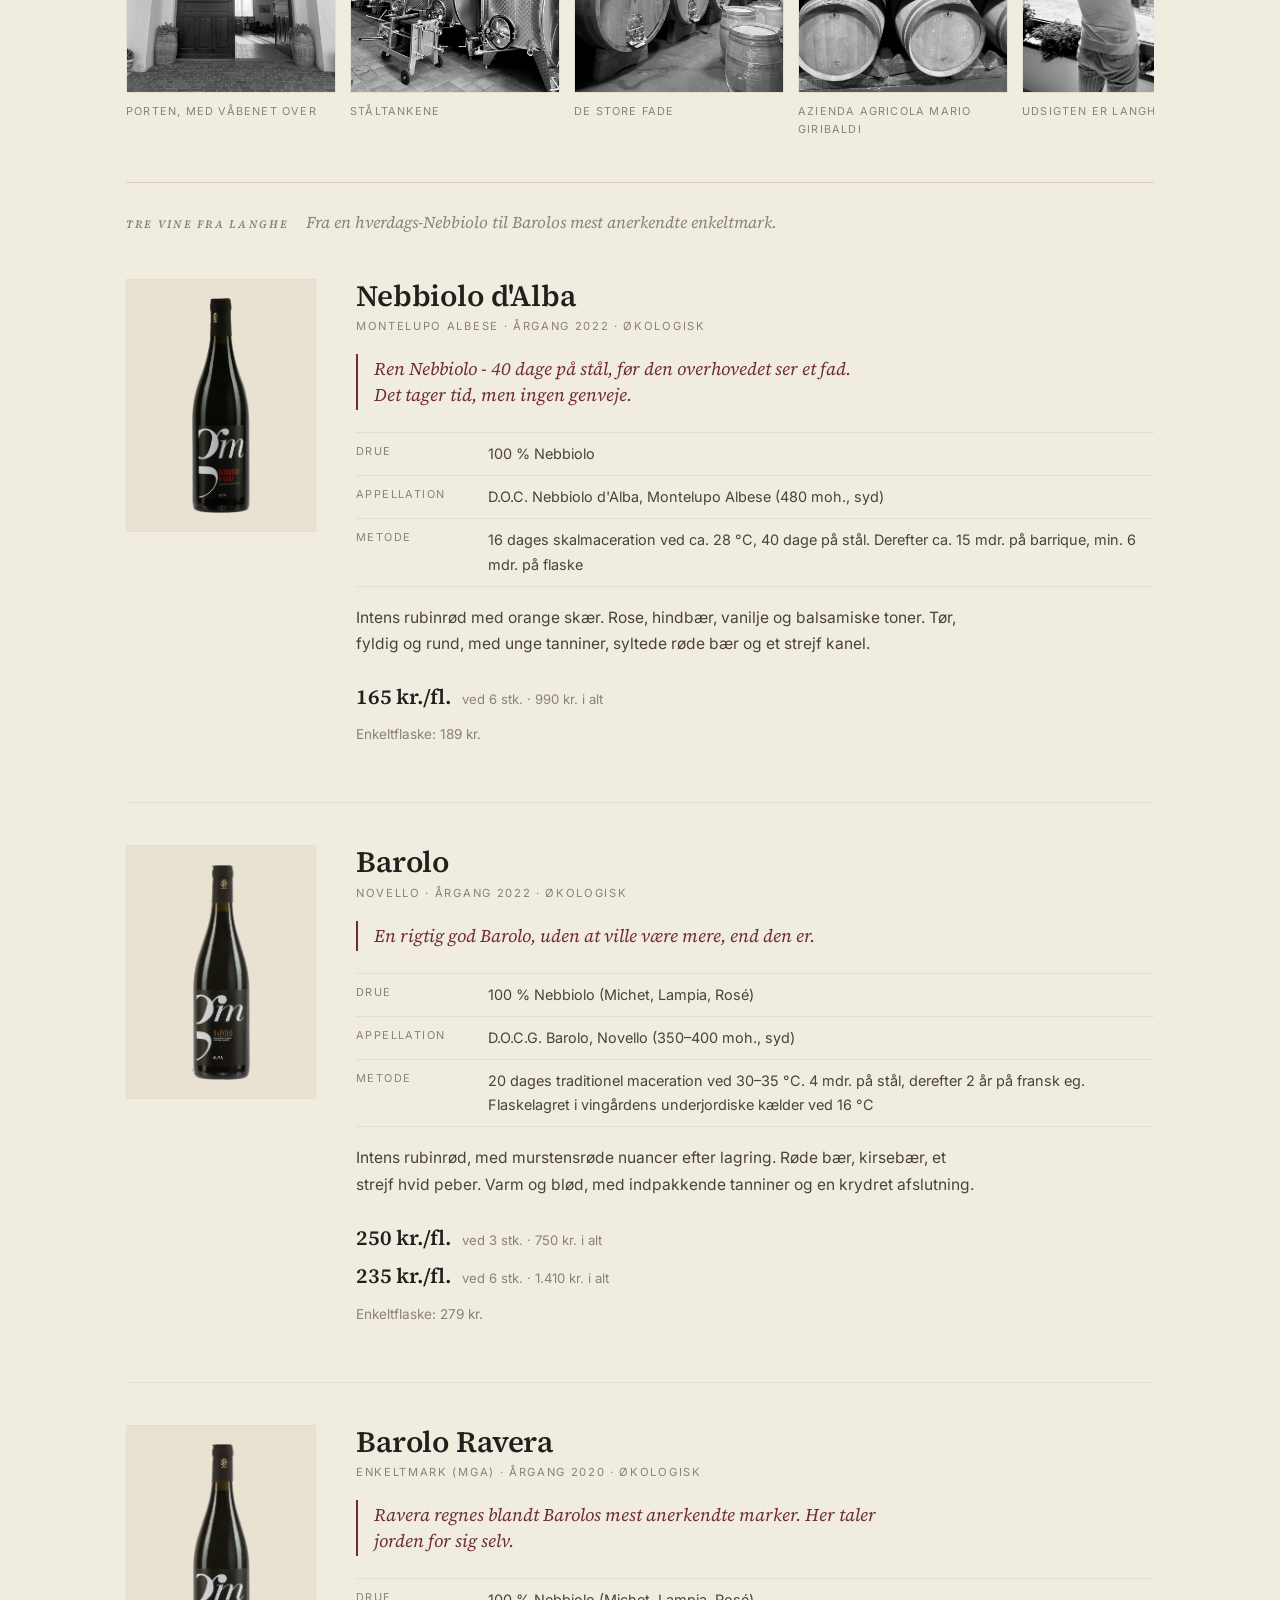
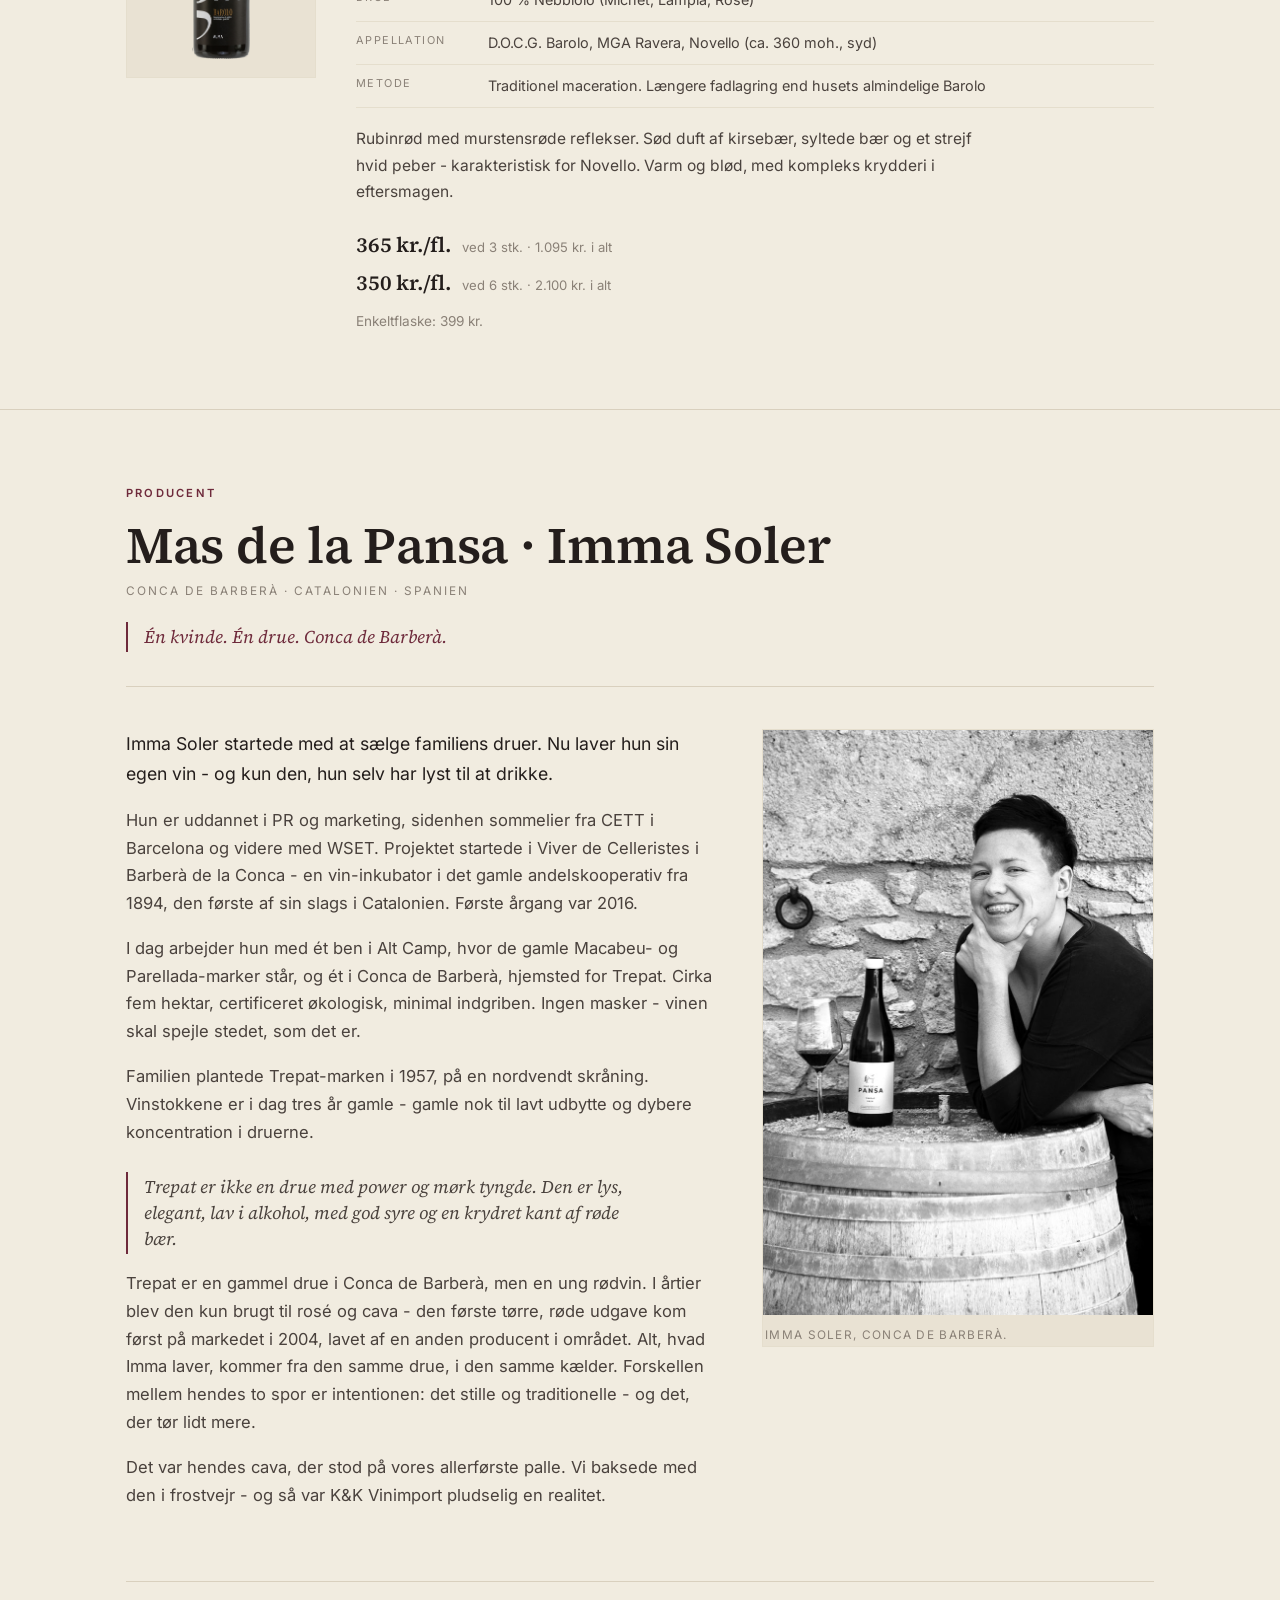
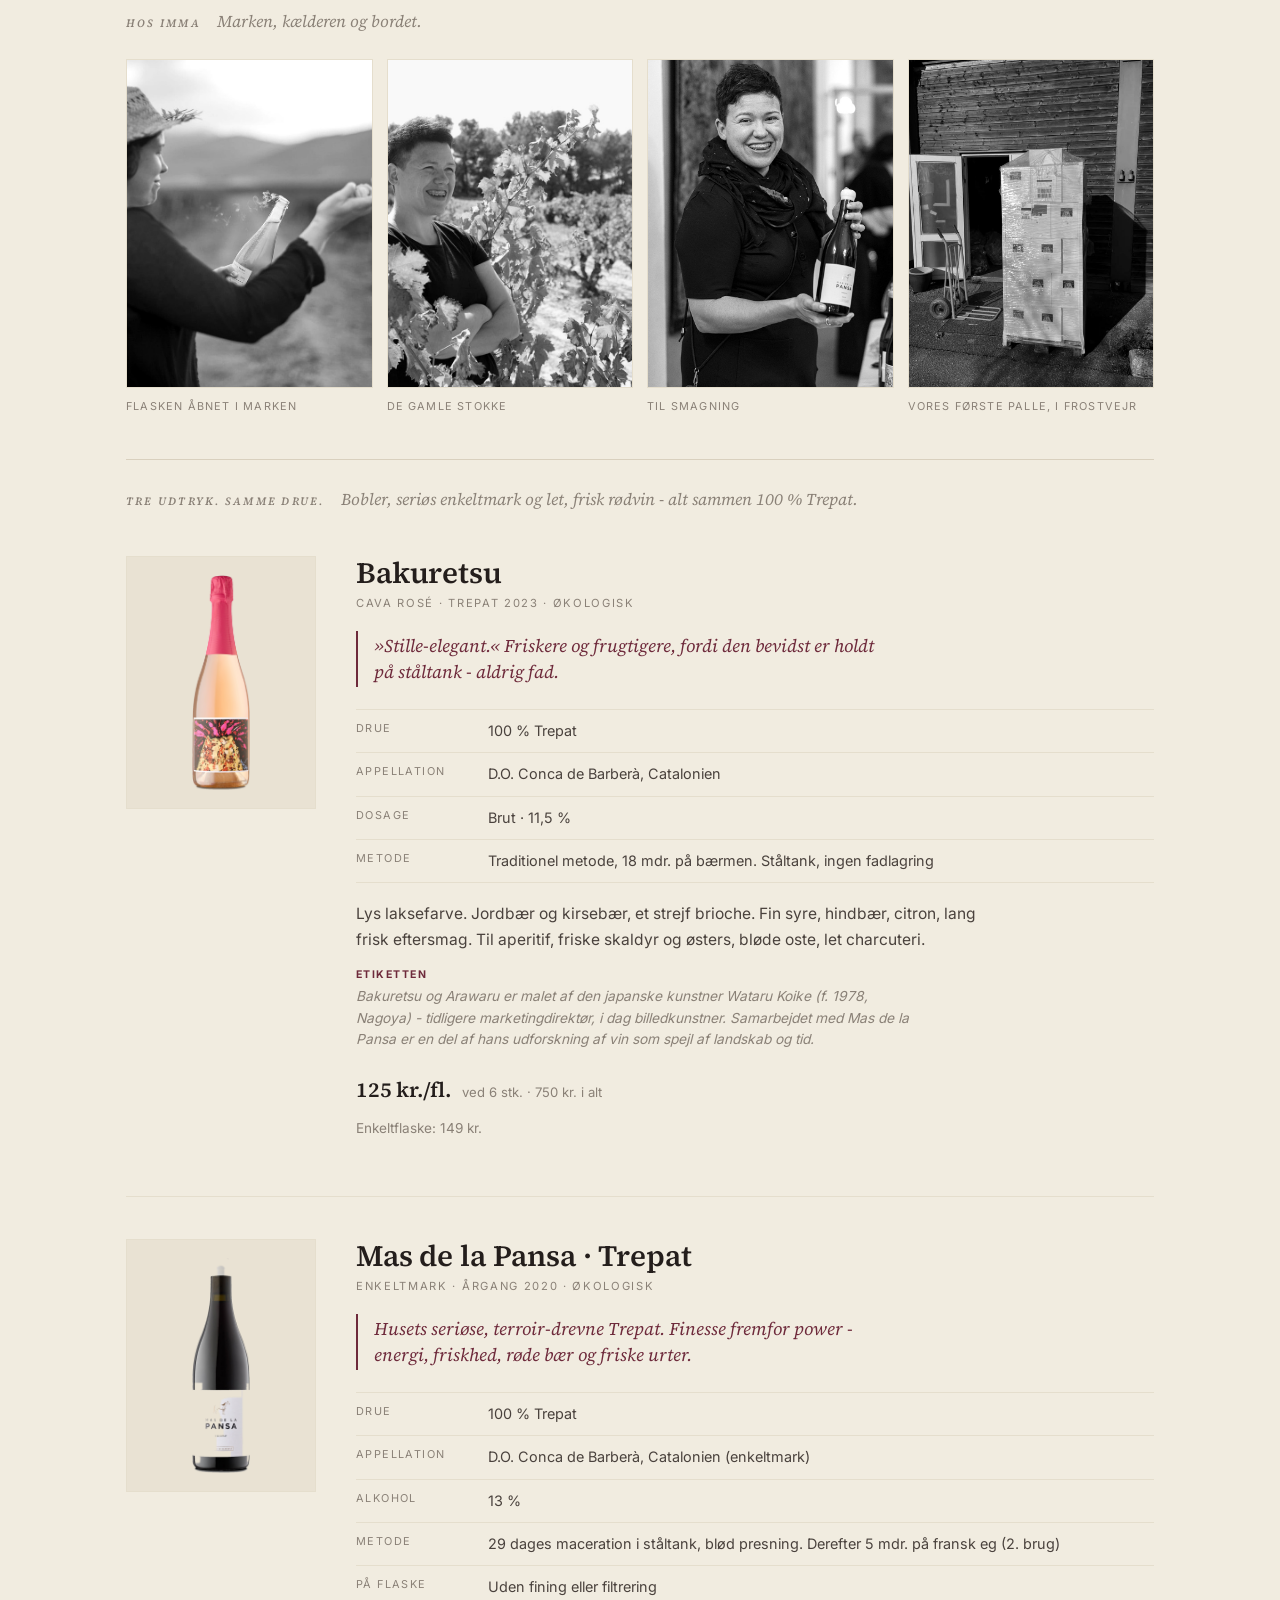
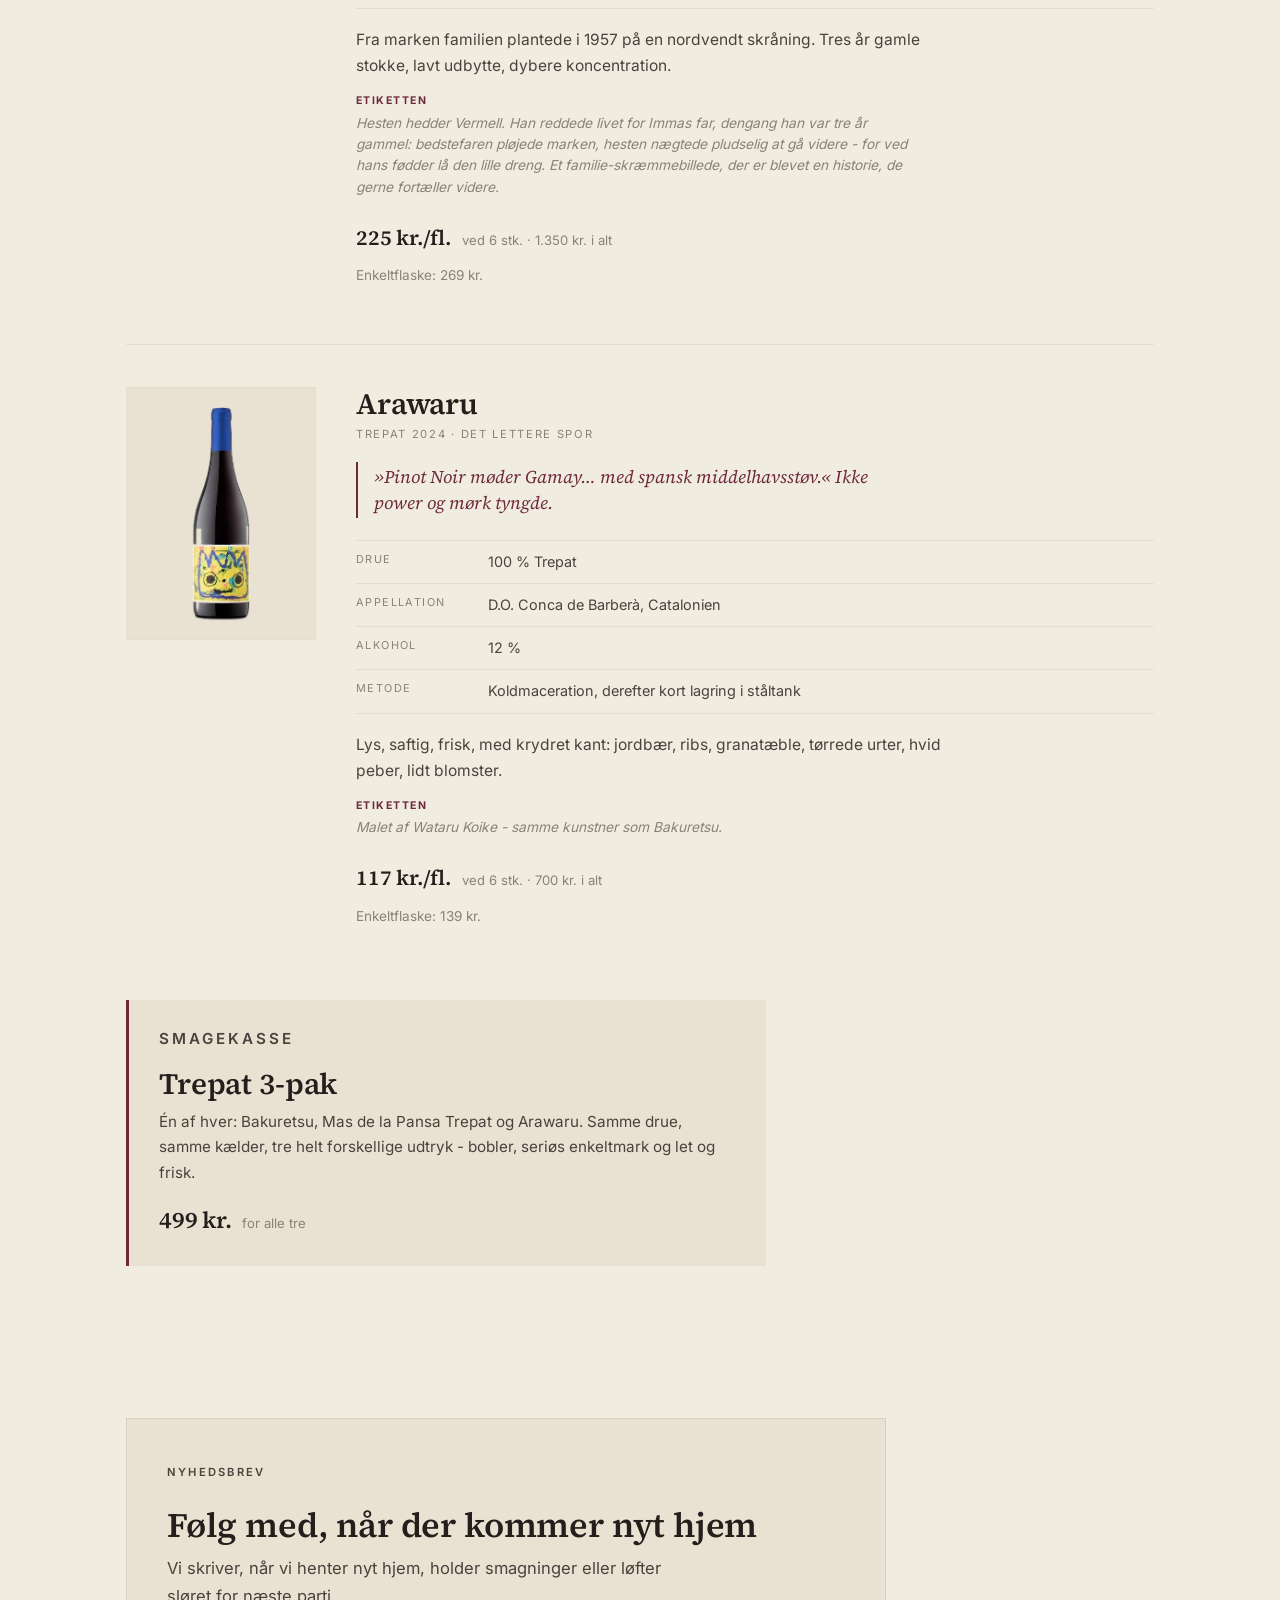
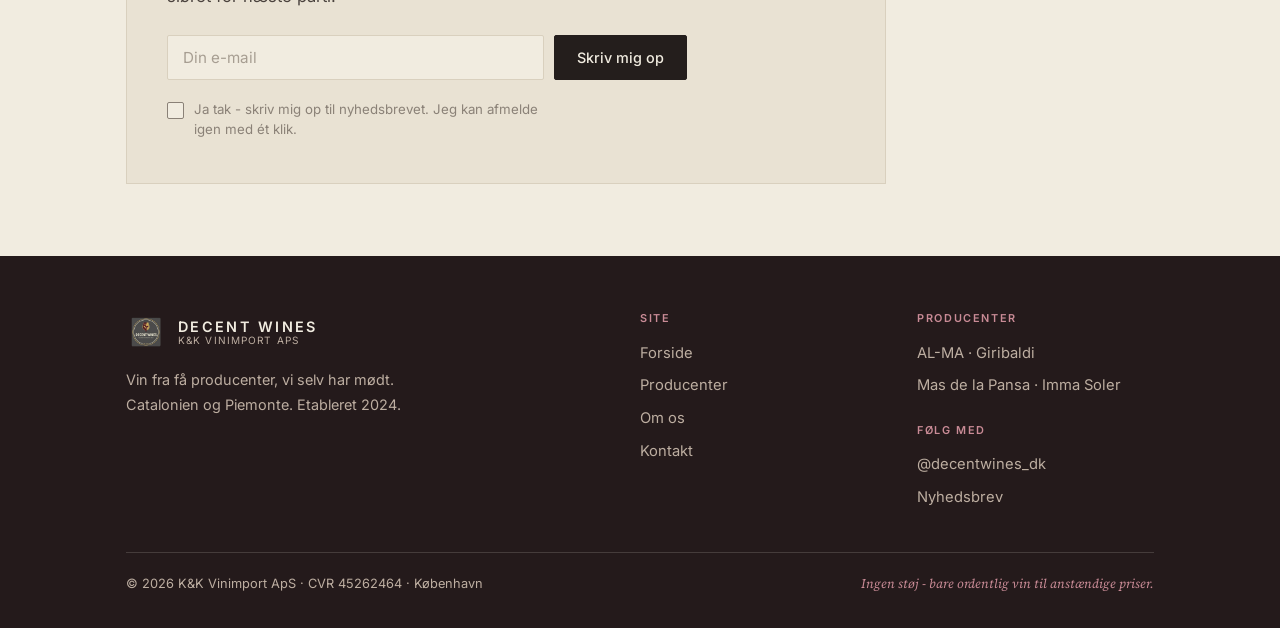
<file: producenter.html>
<!DOCTYPE html>
<html lang="da">
<head>
<meta charset="UTF-8">
<meta name="viewport" content="width=device-width, initial-scale=1">
<title>Producenterne - Decent Wines</title>
<meta name="description" content="AL-MA / Giribaldi i Piemonte og Imma Soler / Mas de la Pansa i Catalonien - historien først, vinene under.">
<meta property="og:title" content="Producenterne - Decent Wines">
<meta property="og:description" content="AL-MA / Giribaldi i Piemonte og Imma Soler / Mas de la Pansa i Catalonien - historien først, vinene under.">
<meta property="og:type" content="website">
<meta property="og:locale" content="da_DK">
<meta property="og:url" content="https://decentwines.dk/producenter.html">
<meta property="og:image" content="https://decentwines.dk/assets/img/logo.png">
<link rel="canonical" href="https://decentwines.dk/producenter.html">
<meta name="twitter:card" content="summary">
<link rel="icon" href="assets/img/logo.png">
<link rel="apple-touch-icon" href="assets/img/logo.png">
<link rel="preload" href="assets/fonts/source-serif-4-latin.woff2" as="font" type="font/woff2" crossorigin>
<link rel="preload" href="assets/fonts/inter-latin.woff2" as="font" type="font/woff2" crossorigin>
<link rel="stylesheet" href="assets/styles.css">
</head>
<body>

<header class="site-header">
  <nav class="nav">
    <a class="brand" href="index.html">
      <img src="assets/img/logo.png" alt="Decent Wines">
      <span class="brand-txt"><strong>DECENT WINES</strong><small>K&amp;K Vinimport ApS</small></span>
    </a>
    <button class="burger" aria-label="Menu" aria-expanded="false"><svg viewBox="0 0 24 24"><path d="M3 6h18M3 12h18M3 18h18" stroke-linecap="round"/></svg></button>
    <div class="nav-links">
      <a href="index.html">Forside</a>
      <a href="producenter.html" class="active">Producenter</a>
      <a href="om-os.html">Om os</a>
      <a href="kontakt.html">Kontakt</a>
      <a class="ig-btn" href="https://www.instagram.com/decentwines_dk/" target="_blank" rel="noopener"><svg viewBox="0 0 24 24"><path d="M12 2c2.7 0 3 0 4.1.1 1 0 1.7.2 2.3.4.6.3 1.1.6 1.6 1.1s.8 1 1.1 1.6c.2.6.4 1.3.4 2.3.1 1.1.1 1.4.1 4.1s0 3-.1 4.1c0 1-.2 1.7-.4 2.3-.3.6-.6 1.1-1.1 1.6s-1 .8-1.6 1.1c-.6.2-1.3.4-2.3.4-1.1.1-1.4.1-4.1.1s-3 0-4.1-.1c-1 0-1.7-.2-2.3-.4-.6-.3-1.1-.6-1.6-1.1s-.8-1-1.1-1.6c-.2-.6-.4-1.3-.4-2.3C2 15 2 14.7 2 12s0-3 .1-4.1c0-1 .2-1.7.4-2.3.3-.6.6-1.1 1.1-1.6s1-.8 1.6-1.1c.6-.2 1.3-.4 2.3-.4C9 2 9.3 2 12 2Zm0 5a5 5 0 100 10 5 5 0 000-10Zm0 8.2a3.2 3.2 0 110-6.4 3.2 3.2 0 010 6.4Zm5.2-8.4a1.2 1.2 0 100 2.4 1.2 1.2 0 000-2.4Z"/></svg> Instagram</a>
    </div>
  </nav>
</header>

<section class="hero band-dark" style="padding:58px 0 52px">
  <div class="wrap">
    <p class="eyebrow">Producenterne</p>
    <h1 style="font-size:clamp(2.2rem,5vw,3.4rem)">Dem vi henter hjem fra</h1>
    <p class="lede" style="margin-top:22px">To huse, to lande. Historien f&oslash;rst - vinene nedenunder,
      der hvor de h&oslash;rer til.</p>
  </div>
</section>

<section class="producer" id="alma" style="padding-bottom:20px">
  <div class="wrap">
    <div class="producer-head">
      <p class="eyebrow">Producent</p>
      <h2>AL-MA &middot; Giribaldi</h2>
      <p class="where">Rodello &middot; Piemonte &middot; Italien</p>
      <p class="pull" style="margin-bottom:0">To navne. &Eacute;n ving&aring;rd.</p>
    </div>
    <div class="producer-body">
      <div>
        <p>Giribaldi er en familieving&aring;rd i Rodello, i hjertet af Langhe. Grundlagt i starten
          af 1900-tallet, drevet af samme familie i tre generationer siden.</p>
        <p>I dag st&aring;r Mario og Giovanna Giribaldi i spidsen sammen med deres b&oslash;rn
          Alessandra og Matteo - fjerde generation. Ti mennesker, &eacute;n mark, samme arbejde hver dag.</p>
        <p>AL-MA er Alessandras og Matteos eget navn: deres to forbogstaver, sat sammen. Samme
          ving&aring;rde, samme druer, samme k&aelig;lder som Giribaldi - men en yngre stemme og en
          mere nutidig stil. Hvor de klassiske Giribaldi-vine er t&aelig;nkt til at ligge i &aring;revis,
          er AL-MA&rsquo;erne lavet til at v&aelig;re klar, n&aring;r de lander i glasset. Vi har valgt at
          arbejde med AL-MA, fordi det er dem, vi har m&oslash;dt - og fordi navnet fort&aelig;ller,
          hvem der reelt st&aring;r bag vinen i dag.</p>
        <p>Giribaldi er blandt de f&aring; certificeret &oslash;kologiske Barolo-producenter i Piemonte
          - en region, hvor &oslash;kologisk dyrkning stadig er undtagelsen snarere end reglen.</p>
      </div>
      <figure class="producer-photo">
        <img src="assets/img/alessandra-kasper.jpg" alt="Alessandra Giribaldi og Kasper foran de store fade i Rodello">
        <figcaption>Alessandra og Kasper i k&aelig;lderen i Rodello.</figcaption>
      </figure>
    </div>


    <div class="wines-head" style="margin-top:44px">
      <p class="eyebrow">Bes&oslash;get</p>
      <p>Rodello, en eftermiddag i juli.</p>
    </div>
    <div class="strip">
      <figure><img src="assets/img/giribaldi-indgang.jpg" alt="Indgangen til Giribaldi med familiev&aring;benet over porten"><figcaption>Porten, med v&aring;benet over</figcaption></figure>
      <figure><img src="assets/img/giribaldi-tanke.jpg" alt="Ståltanke hos Giribaldi"><figcaption>St&aring;ltankene</figcaption></figure>
      <figure><img src="assets/img/giribaldi-kaelder.jpg" alt="Store egefade i k&aelig;lderen"><figcaption>De store fade</figcaption></figure>
      <figure><img src="assets/img/giribaldi-fad.jpg" alt="Fadbund med Azienda Agricola Mario Giribaldi br&aelig;ndt i tr&aelig;et"><figcaption>Azienda Agricola Mario Giribaldi</figcaption></figure>
      <figure><img src="assets/img/langhe-besog.jpg" alt="Udsigt over Langhe fra smagerummet"><figcaption>Udsigten er Langhe</figcaption></figure>
      <figure><img src="assets/img/giribaldi-udsigt.jpg" alt="Barolo MGA-bogen p&aring; bordet i smagerummet"><figcaption>Barolo MGA p&aring; bordet</figcaption></figure>
    </div>

    <div class="wines-head">
      <p class="eyebrow">Tre vine fra Langhe</p>
      <p>Fra en hverdags-Nebbiolo til Barolos mest anerkendte enkeltmark.</p>
    </div>

      <article class="wine" id="nebbiolo">
        <div class="wine-photo"><img src="assets/img/nebbiolo.png" alt="Nebbiolo d'Alba fra AL-MA"></div>
        <div>
          <h3>Nebbiolo d'Alba</h3>
          <p class="wine-meta">Montelupo Albese &middot; &Aring;rgang 2022 &middot; &Oslash;kologisk</p>
          <p class="pull">Ren Nebbiolo - 40 dage p&aring; st&aring;l, f&oslash;r den overhovedet ser et fad. Det tager tid, men ingen genveje.</p>
          <dl class="spec">
          <dt>Drue</dt><dd>100 % Nebbiolo</dd>
          <dt>Appellation</dt><dd>D.O.C. Nebbiolo d'Alba, Montelupo Albese (480 moh., syd)</dd>
          <dt>Metode</dt><dd>16 dages skalmaceration ved ca. 28 &deg;C, 40 dage p&aring; st&aring;l. Derefter ca. 15 mdr. p&aring; barrique, min. 6 mdr. p&aring; flaske</dd>
          </dl>
          <p class="taste">Intens rubinr&oslash;d med orange sk&aelig;r. Rose, hindb&aelig;r, vanilje og balsamiske toner. T&oslash;r, fyldig og rund, med unge tanniner, syltede r&oslash;de b&aelig;r og et strejf kanel.</p>
          
          <div class="prices">
          <div class="price"><b>165 kr./fl.</b><span>ved 6 stk. &middot; 990 kr. i alt</span></div>
          <p class="price-single">Enkeltflaske: 189 kr.</p>
          </div>
        </div>
      </article>
      <article class="wine" id="barolo">
        <div class="wine-photo"><img src="assets/img/barolo.png" alt="Barolo fra AL-MA"></div>
        <div>
          <h3>Barolo</h3>
          <p class="wine-meta">Novello &middot; &Aring;rgang 2022 &middot; &Oslash;kologisk</p>
          <p class="pull">En rigtig god Barolo, uden at ville v&aelig;re mere, end den er.</p>
          <dl class="spec">
          <dt>Drue</dt><dd>100 % Nebbiolo (Michet, Lampia, Ros&eacute;)</dd>
          <dt>Appellation</dt><dd>D.O.C.G. Barolo, Novello (350&ndash;400 moh., syd)</dd>
          <dt>Metode</dt><dd>20 dages traditionel maceration ved 30&ndash;35 &deg;C. 4 mdr. p&aring; st&aring;l, derefter 2 &aring;r p&aring; fransk eg. Flaskelagret i ving&aring;rdens underjordiske k&aelig;lder ved 16 &deg;C</dd>
          </dl>
          <p class="taste">Intens rubinr&oslash;d, med murstensr&oslash;de nuancer efter lagring. R&oslash;de b&aelig;r, kirseb&aelig;r, et strejf hvid peber. Varm og bl&oslash;d, med indpakkende tanniner og en krydret afslutning.</p>
          
          <div class="prices">
          <div class="price"><b>250 kr./fl.</b><span>ved 3 stk. &middot; 750 kr. i alt</span></div>
          <div class="price"><b>235 kr./fl.</b><span>ved 6 stk. &middot; 1.410 kr. i alt</span></div>
          <p class="price-single">Enkeltflaske: 279 kr.</p>
          </div>
        </div>
      </article>
      <article class="wine" id="ravera">
        <div class="wine-photo"><img src="assets/img/barolo.png" alt="Barolo Ravera fra AL-MA"></div>
        <div>
          <h3>Barolo Ravera</h3>
          <p class="wine-meta">Enkeltmark (MGA) &middot; &Aring;rgang 2020 &middot; &Oslash;kologisk</p>
          <p class="pull">Ravera regnes blandt Barolos mest anerkendte marker. Her taler jorden for sig selv.</p>
          <dl class="spec">
          <dt>Drue</dt><dd>100 % Nebbiolo (Michet, Lampia, Ros&eacute;)</dd>
          <dt>Appellation</dt><dd>D.O.C.G. Barolo, MGA Ravera, Novello (ca. 360 moh., syd)</dd>
          <dt>Metode</dt><dd>Traditionel maceration. L&aelig;ngere fadlagring end husets almindelige Barolo</dd>
          </dl>
          <p class="taste">Rubinr&oslash;d med murstensr&oslash;de reflekser. S&oslash;d duft af kirseb&aelig;r, syltede b&aelig;r og et strejf hvid peber - karakteristisk for Novello. Varm og bl&oslash;d, med kompleks krydderi i eftersmagen.</p>
          
          <div class="prices">
          <div class="price"><b>365 kr./fl.</b><span>ved 3 stk. &middot; 1.095 kr. i alt</span></div>
          <div class="price"><b>350 kr./fl.</b><span>ved 6 stk. &middot; 2.100 kr. i alt</span></div>
          <p class="price-single">Enkeltflaske: 399 kr.</p>
          </div>
        </div>
      </article>
  </div>
</section>

<section class="producer" id="imma" style="border-top:1px solid var(--rule)">
  <div class="wrap">
    <div class="producer-head">
      <p class="eyebrow">Producent</p>
      <h2>Mas de la Pansa &middot; Imma Soler</h2>
      <p class="where">Conca de Barber&agrave; &middot; Catalonien &middot; Spanien</p>
      <p class="pull" style="margin-bottom:0">&Eacute;n kvinde. &Eacute;n drue. Conca de Barber&agrave;.</p>
    </div>
    <div class="producer-body">
      <div>
        <p>Imma Soler startede med at s&aelig;lge familiens druer. Nu laver hun sin egen vin
          - og kun den, hun selv har lyst til at drikke.</p>
        <p>Hun er uddannet i PR og marketing, sidenhen sommelier fra CETT i Barcelona og videre
          med WSET. Projektet startede i Viver de Celleristes i Barber&agrave; de la Conca - en
          vin-inkubator i det gamle andelskooperativ fra 1894, den f&oslash;rste af sin slags i
          Catalonien. F&oslash;rste &aring;rgang var 2016.</p>
        <p>I dag arbejder hun med &eacute;t ben i Alt Camp, hvor de gamle Macabeu- og
          Parellada-marker st&aring;r, og &eacute;t i Conca de Barber&agrave;, hjemsted for Trepat.
          Cirka fem hektar, certificeret &oslash;kologisk, minimal indgriben. Ingen masker -
          vinen skal spejle stedet, som det er.</p>
        <p>Familien plantede Trepat-marken i 1957, p&aring; en nordvendt skr&aring;ning. Vinstokkene er
          i dag tres &aring;r gamle - gamle nok til lavt udbytte og dybere koncentration i druerne.</p>
        <p class="pull" style="margin:26px 0 0">Trepat er ikke en drue med power og m&oslash;rk tyngde.
          Den er lys, elegant, lav i alkohol, med god syre og en krydret kant af r&oslash;de b&aelig;r.</p>
        <p style="margin-top:16px">Trepat er en gammel drue i Conca de Barber&agrave;, men en ung
          r&oslash;dvin. I &aring;rtier blev den kun brugt til ros&eacute; og cava - den f&oslash;rste
          t&oslash;rre, r&oslash;de udgave kom f&oslash;rst p&aring; markedet i 2004, lavet af en anden
          producent i omr&aring;det. Alt, hvad Imma laver, kommer fra den samme drue, i den samme
          k&aelig;lder. Forskellen mellem hendes to spor er intentionen: det stille og traditionelle
          - og det, der t&oslash;r lidt mere.</p>
        <p>Det var hendes cava, der stod p&aring; vores allerf&oslash;rste palle. Vi baksede med den
          i frostvejr - og s&aring; var K&amp;K Vinimport pludselig en realitet.</p>
      </div>
      <figure class="producer-photo">
        <img src="assets/img/imma-fad.jpg" alt="Imma Soler ved et fad med en flaske Mas de la Pansa Trepat">
        <figcaption>Imma Soler, Conca de Barber&agrave;.</figcaption>
      </figure>
    </div>


    <div class="wines-head" style="margin-top:44px">
      <p class="eyebrow">Hos Imma</p>
      <p>Marken, k&aelig;lderen og bordet.</p>
    </div>
    <div class="strip">
      <figure><img src="assets/img/imma-mark.jpg" alt="Imma Soler &aring;bner en flaske ude i vinmarken"><figcaption>Flasken &aring;bnet i marken</figcaption></figure>
      <figure><img src="assets/img/imma-vinstokke.jpg" alt="Imma Soler mellem gamle vinstokke"><figcaption>De gamle stokke</figcaption></figure>
      <figure><img src="assets/img/imma-smagning.jpg" alt="Imma Soler med en flaske Mas de la Pansa til smagning"><figcaption>Til smagning</figcaption></figure>
      <figure><img src="assets/img/cava.jpg" alt="Den f&oslash;rste palle cava, leveret i frostvejr"><figcaption>Vores f&oslash;rste palle, i frostvejr</figcaption></figure>
    </div>

    <div class="wines-head">
      <p class="eyebrow">Tre udtryk. Samme drue.</p>
      <p>Bobler, seri&oslash;s enkeltmark og let, frisk r&oslash;dvin - alt sammen 100&nbsp;% Trepat.</p>
    </div>

      <article class="wine" id="bakuretsu">
        <div class="wine-photo"><img src="assets/img/bakuretsu-fl.png" alt="Bakuretsu Cava Ros&eacute;"></div>
        <div>
          <h3>Bakuretsu</h3>
          <p class="wine-meta">Cava Ros&eacute; &middot; Trepat 2023 &middot; &Oslash;kologisk</p>
          <p class="pull">&raquo;Stille-elegant.&laquo; Friskere og frugtigere, fordi den bevidst er holdt p&aring; st&aring;ltank - aldrig fad.</p>
          <dl class="spec">
          <dt>Drue</dt><dd>100 % Trepat</dd>
          <dt>Appellation</dt><dd>D.O. Conca de Barber&agrave;, Catalonien</dd>
          <dt>Dosage</dt><dd>Brut &middot; 11,5 %</dd>
          <dt>Metode</dt><dd>Traditionel metode, 18 mdr. p&aring; b&aelig;rmen. St&aring;ltank, ingen fadlagring</dd>
          </dl>
          <p class="taste">Lys laksefarve. Jordb&aelig;r og kirseb&aelig;r, et strejf brioche. Fin syre, hindb&aelig;r, citron, lang frisk eftersmag. Til aperitif, friske skaldyr og &oslash;sters, bl&oslash;de oste, let charcuteri.</p>
          <p class="etiket"><b>Etiketten</b>Bakuretsu og Arawaru er malet af den japanske kunstner Wataru Koike (f.&nbsp;1978, Nagoya) - tidligere marketingdirekt&oslash;r, i dag billedkunstner. Samarbejdet med Mas de la Pansa er en del af hans udforskning af vin som spejl af landskab og tid.</p>
          <div class="prices">
          <div class="price"><b>125 kr./fl.</b><span>ved 6 stk. &middot; 750 kr. i alt</span></div>
          <p class="price-single">Enkeltflaske: 149 kr.</p>
          </div>
        </div>
      </article>
      <article class="wine" id="trepat">
        <div class="wine-photo"><img src="assets/img/mdlp-trepat.png" alt="Mas de la Pansa Trepat, enkeltmark"></div>
        <div>
          <h3>Mas de la Pansa &middot; Trepat</h3>
          <p class="wine-meta">Enkeltmark &middot; &Aring;rgang 2020 &middot; &Oslash;kologisk</p>
          <p class="pull">Husets seri&oslash;se, terroir-drevne Trepat. Finesse fremfor power - energi, friskhed, r&oslash;de b&aelig;r og friske urter.</p>
          <dl class="spec">
          <dt>Drue</dt><dd>100 % Trepat</dd>
          <dt>Appellation</dt><dd>D.O. Conca de Barber&agrave;, Catalonien (enkeltmark)</dd>
          <dt>Alkohol</dt><dd>13 %</dd>
          <dt>Metode</dt><dd>29 dages maceration i st&aring;ltank, bl&oslash;d presning. Derefter 5 mdr. p&aring; fransk eg (2. brug)</dd>
          <dt>P&aring; flaske</dt><dd>Uden fining eller filtrering</dd>
          </dl>
          <p class="taste">Fra marken familien plantede i 1957 p&aring; en nordvendt skr&aring;ning. Tres &aring;r gamle stokke, lavt udbytte, dybere koncentration.</p>
          <p class="etiket"><b>Etiketten</b>Hesten hedder Vermell. Han reddede livet for Immas far, dengang han var tre &aring;r gammel: bedstefaren pl&oslash;jede marken, hesten n&aelig;gtede pludselig at g&aring; videre - for ved hans f&oslash;dder l&aring; den lille dreng. Et familie-skr&aelig;mmebillede, der er blevet en historie, de gerne fort&aelig;ller videre.</p>
          <div class="prices">
          <div class="price"><b>225 kr./fl.</b><span>ved 6 stk. &middot; 1.350 kr. i alt</span></div>
          <p class="price-single">Enkeltflaske: 269 kr.</p>
          </div>
        </div>
      </article>
      <article class="wine" id="arawaru">
        <div class="wine-photo"><img src="assets/img/arawaru-fl.png" alt="Arawaru, Trepat 2024"></div>
        <div>
          <h3>Arawaru</h3>
          <p class="wine-meta">Trepat 2024 &middot; Det lettere spor</p>
          <p class="pull">&raquo;Pinot Noir m&oslash;der Gamay&hellip; med spansk middelhavsst&oslash;v.&laquo; Ikke power og m&oslash;rk tyngde.</p>
          <dl class="spec">
          <dt>Drue</dt><dd>100 % Trepat</dd>
          <dt>Appellation</dt><dd>D.O. Conca de Barber&agrave;, Catalonien</dd>
          <dt>Alkohol</dt><dd>12 %</dd>
          <dt>Metode</dt><dd>Koldmaceration, derefter kort lagring i st&aring;ltank</dd>
          </dl>
          <p class="taste">Lys, saftig, frisk, med krydret kant: jordb&aelig;r, ribs, granat&aelig;ble, t&oslash;rrede urter, hvid peber, lidt blomster.</p>
          <p class="etiket"><b>Etiketten</b>Malet af Wataru Koike - samme kunstner som Bakuretsu.</p>
          <div class="prices">
          <div class="price"><b>117 kr./fl.</b><span>ved 6 stk. &middot; 700 kr. i alt</span></div>
          <p class="price-single">Enkeltflaske: 139 kr.</p>
          </div>
        </div>
      </article>
      <div class="smagekasse">
        <p class="eyebrow">Smagekasse</p>
        <h3>Trepat 3-pak</h3>
        <p>&Eacute;n af hver: Bakuretsu, Mas de la Pansa Trepat og Arawaru. Samme drue, samme
          k&aelig;lder, tre helt forskellige udtryk - bobler, seri&oslash;s enkeltmark og let og frisk.</p>
        <div class="price"><b>499 kr.</b><span>for alle tre</span></div>
      </div>
  </div>
</section>

<section id="nyhedsbrev">
  <div class="wrap">
    <div class="news">
      <p class="eyebrow">Nyhedsbrev</p>
      <h2>F&oslash;lg med, n&aring;r der kommer nyt hjem</h2>
      <p>Vi skriver, n&aring;r vi henter nyt hjem, holder smagninger eller l&oslash;fter sl&oslash;ret for n&aelig;ste parti.</p>
      <form class="news-form" action="https://62e904bf.sibforms.com/serve/[base64]" method="POST">
        <input type="email" name="EMAIL" placeholder="Din e-mail" aria-label="E-mail" required>
        <button class="btn btn-primary" type="submit">Skriv mig op</button>
        <label class="news-consent">
          <input type="checkbox" name="OPT_IN" value="1" required>
          <span>Ja tak - skriv mig op til nyhedsbrevet. Jeg kan afmelde igen med &eacute;t klik.</span>
        </label>
        <input class="hp" type="text" name="email_address_check" value="" tabindex="-1" autocomplete="off" aria-hidden="true">
        <input type="hidden" name="locale" value="da">
      </form>
      <div class="form-ok" role="status"></div>
    </div>
  </div>
</section>

<footer class="site-footer band-dark">
  <div class="wrap">
    <div class="foot-grid">
      <div class="foot-brand">
        <a class="brand" href="index.html">
          <img src="assets/img/logo.png" alt="Decent Wines">
          <span class="brand-txt"><strong>DECENT WINES</strong><small>K&amp;K Vinimport ApS</small></span>
        </a>
        <p>Vin fra f&aring; producenter, vi selv har m&oslash;dt. Catalonien og Piemonte. Etableret 2024.</p>
      </div>
      <div class="foot-col">
        <h4>Site</h4>
        <a href="index.html">Forside</a>
        <a href="producenter.html">Producenter</a>
        <a href="om-os.html">Om os</a>
        <a href="kontakt.html">Kontakt</a>
      </div>
      <div class="foot-col">
        <h4>Producenter</h4>
        <a href="producenter.html#alma">AL-MA &middot; Giribaldi</a>
        <a href="producenter.html#imma">Mas de la Pansa &middot; Imma Soler</a>
        <h4 style="margin-top:22px">F&oslash;lg med</h4>
        <a href="https://www.instagram.com/decentwines_dk/" target="_blank" rel="noopener">@decentwines_dk</a>
        <a href="kontakt.html#nyhedsbrev">Nyhedsbrev</a>
      </div>
    </div>
    <div class="foot-bottom">
      <span>&copy; 2026 K&amp;K Vinimport ApS &middot; CVR 45262464 &middot; K&oslash;benhavn</span>
      <span class="tagline-foot">Ingen st&oslash;j - bare ordentlig vin til anst&aelig;ndige priser.</span>
    </div>
  </div>
</footer>

<script src="assets/main.js"></script>
</body>
</html>
</file>
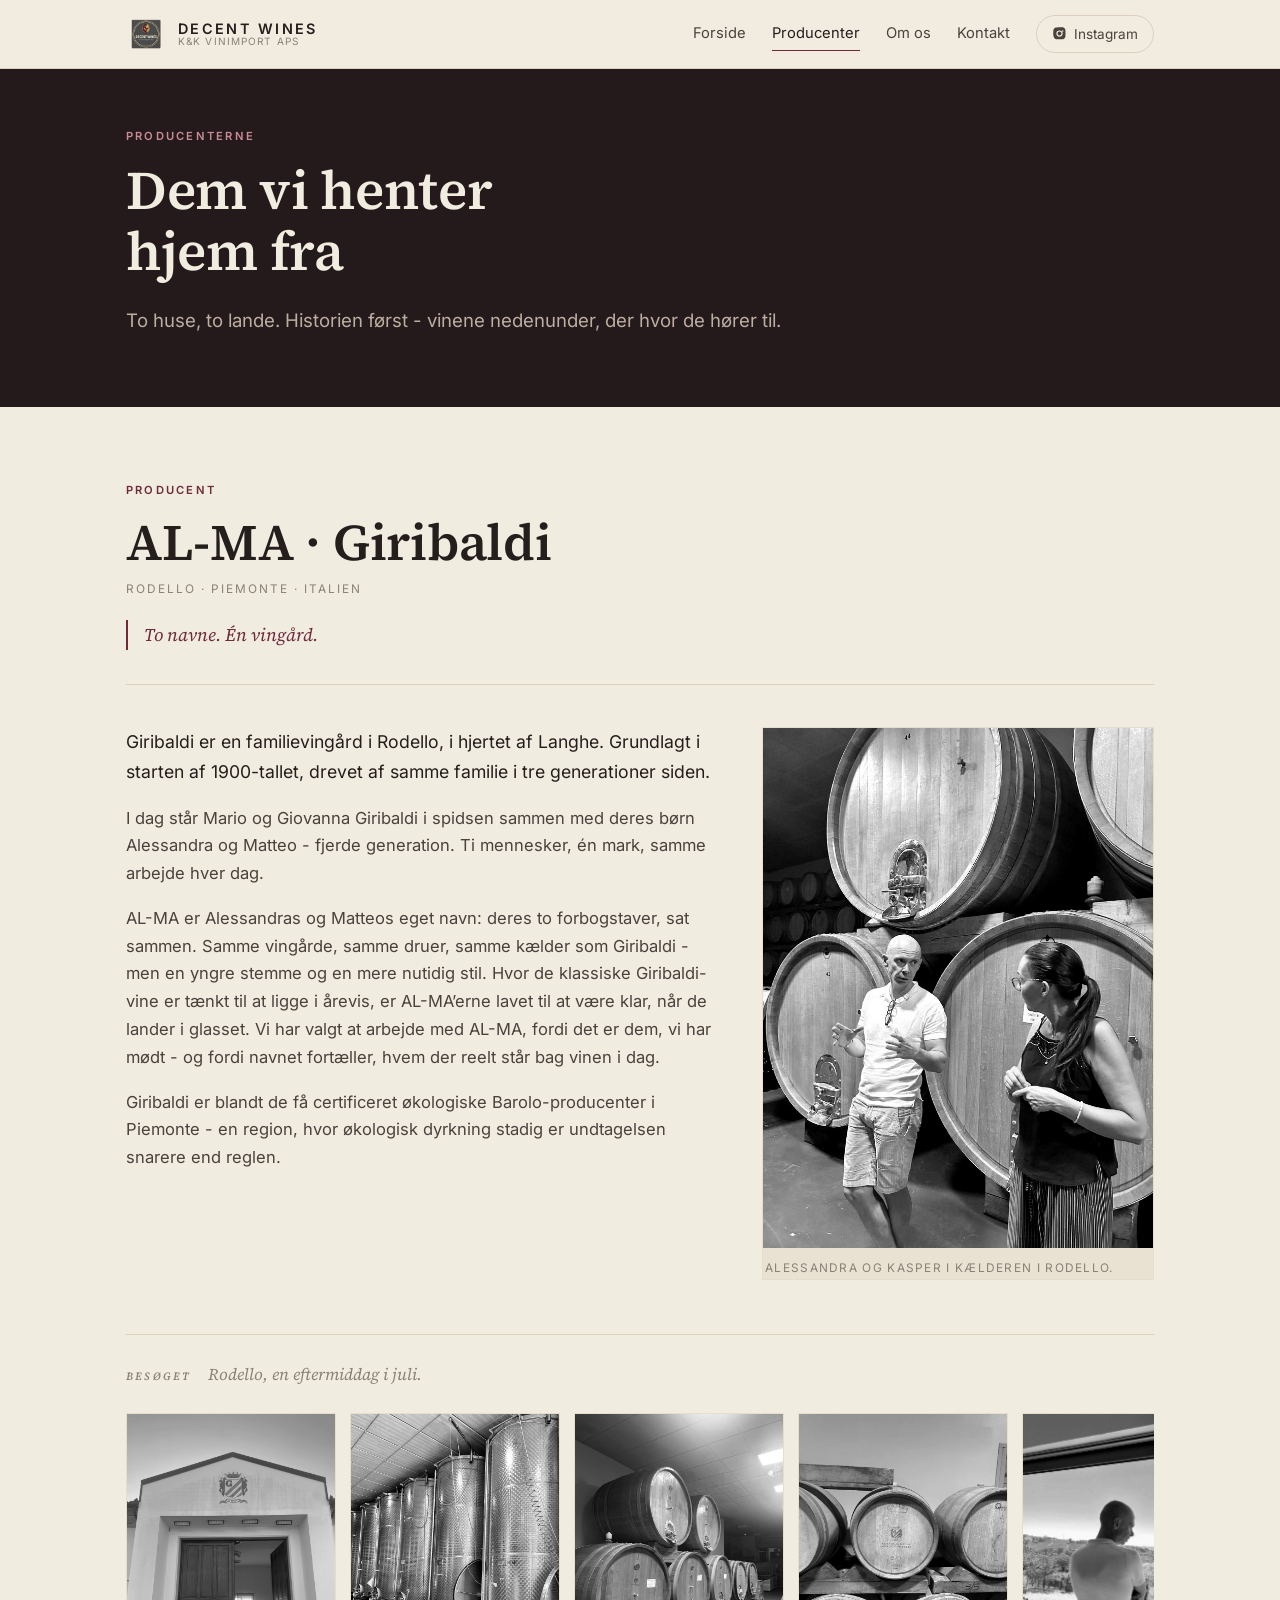
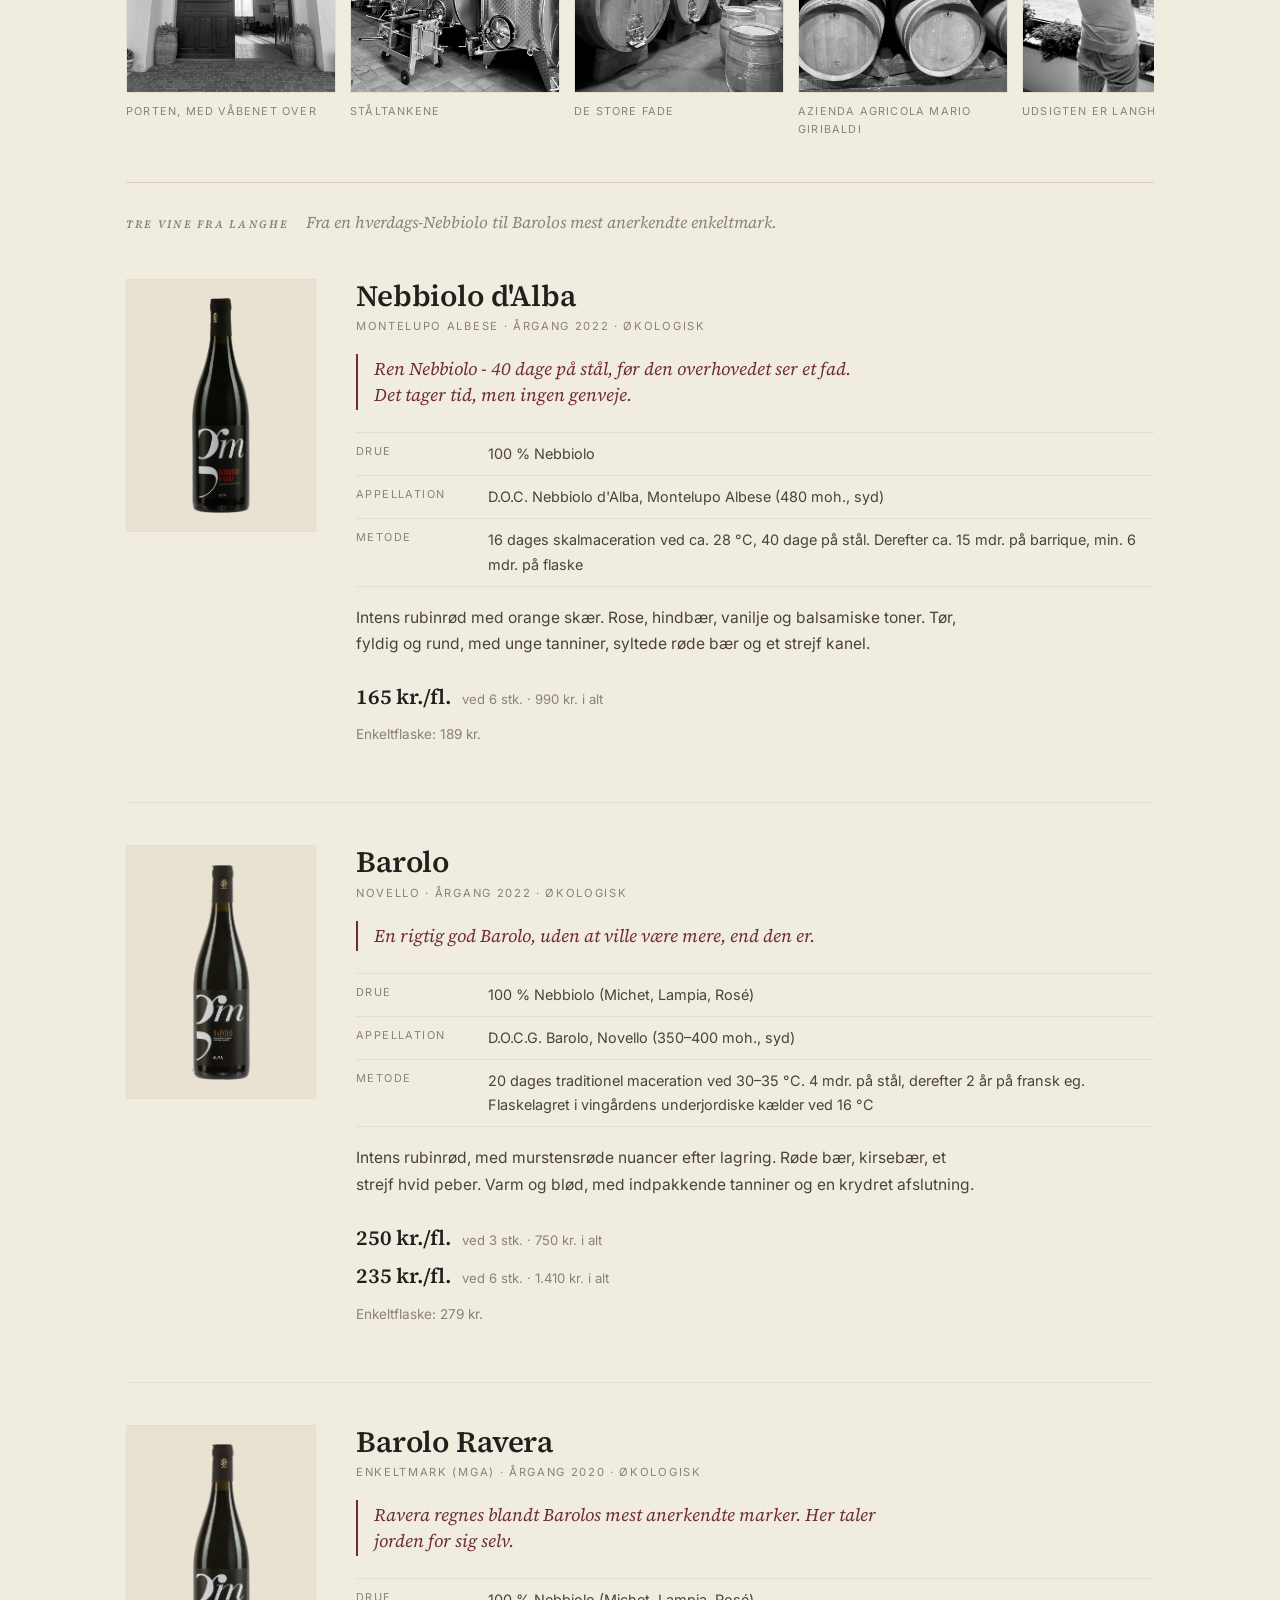
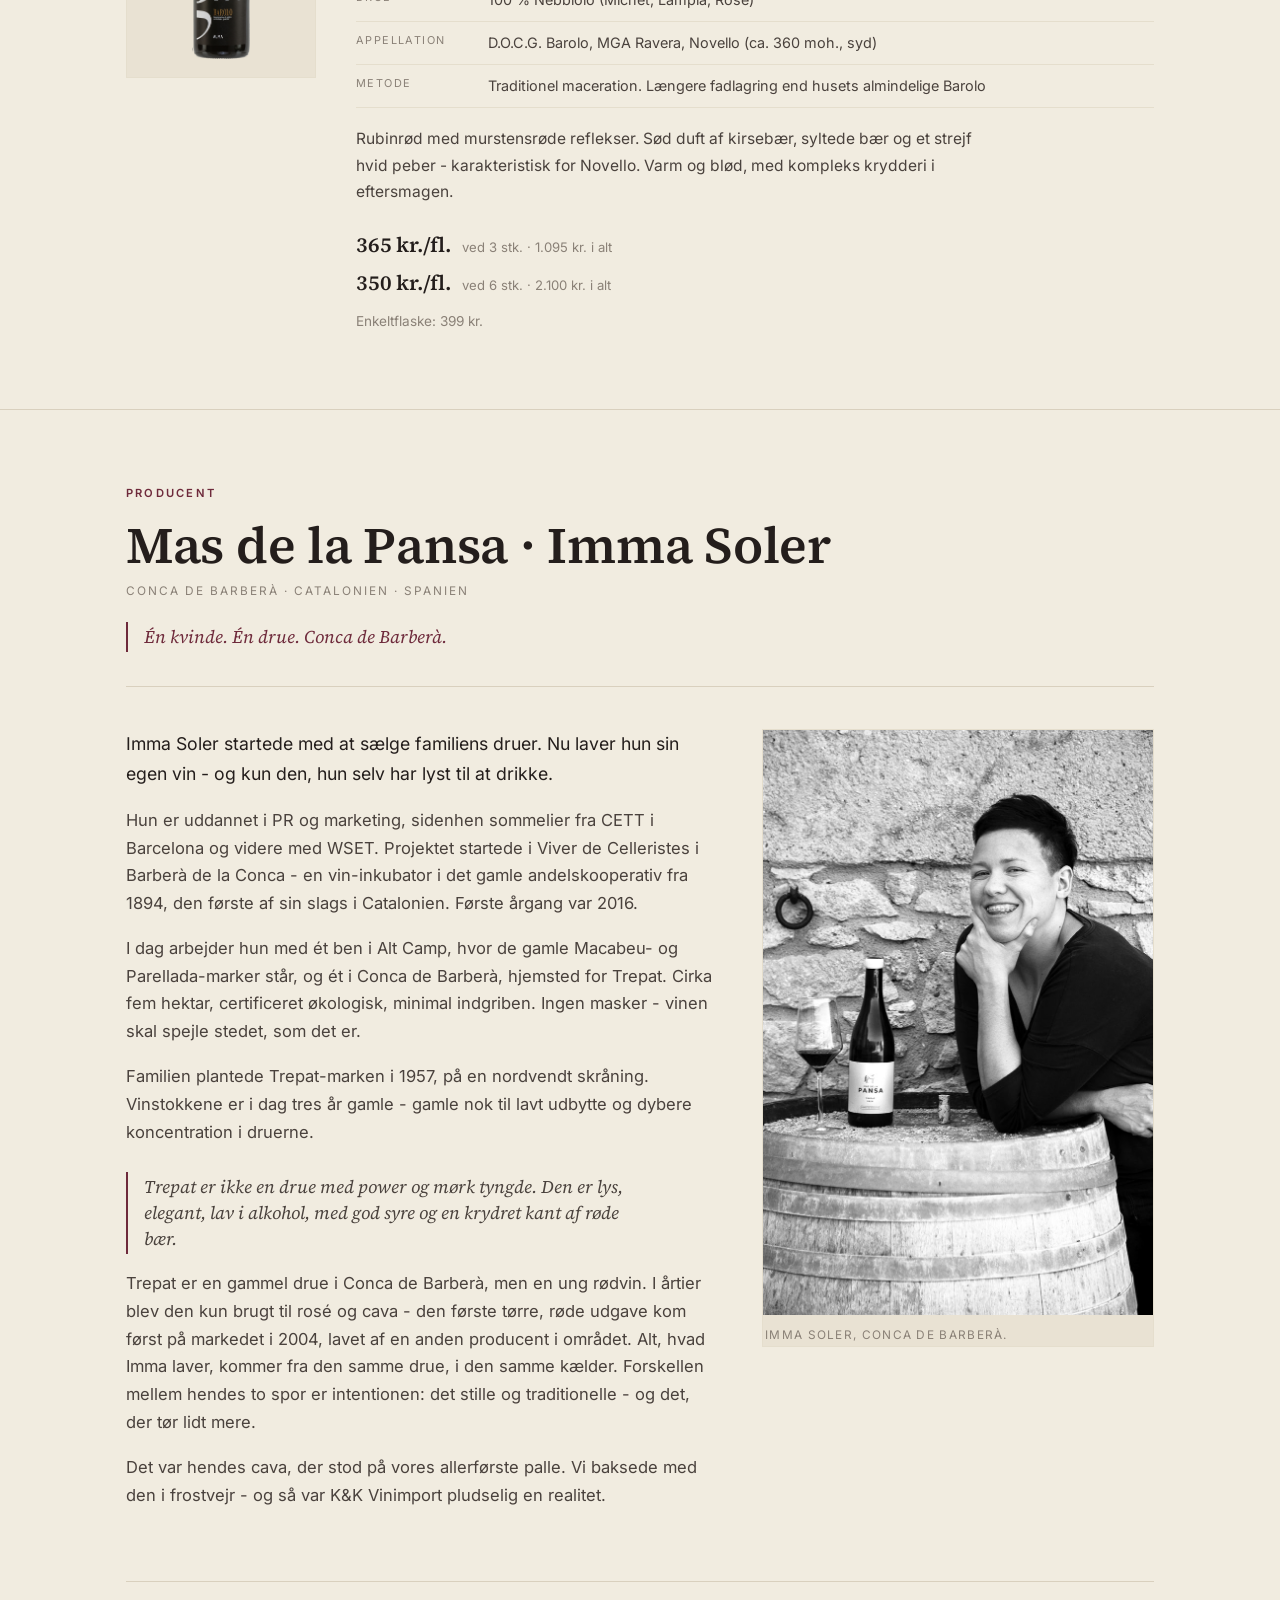
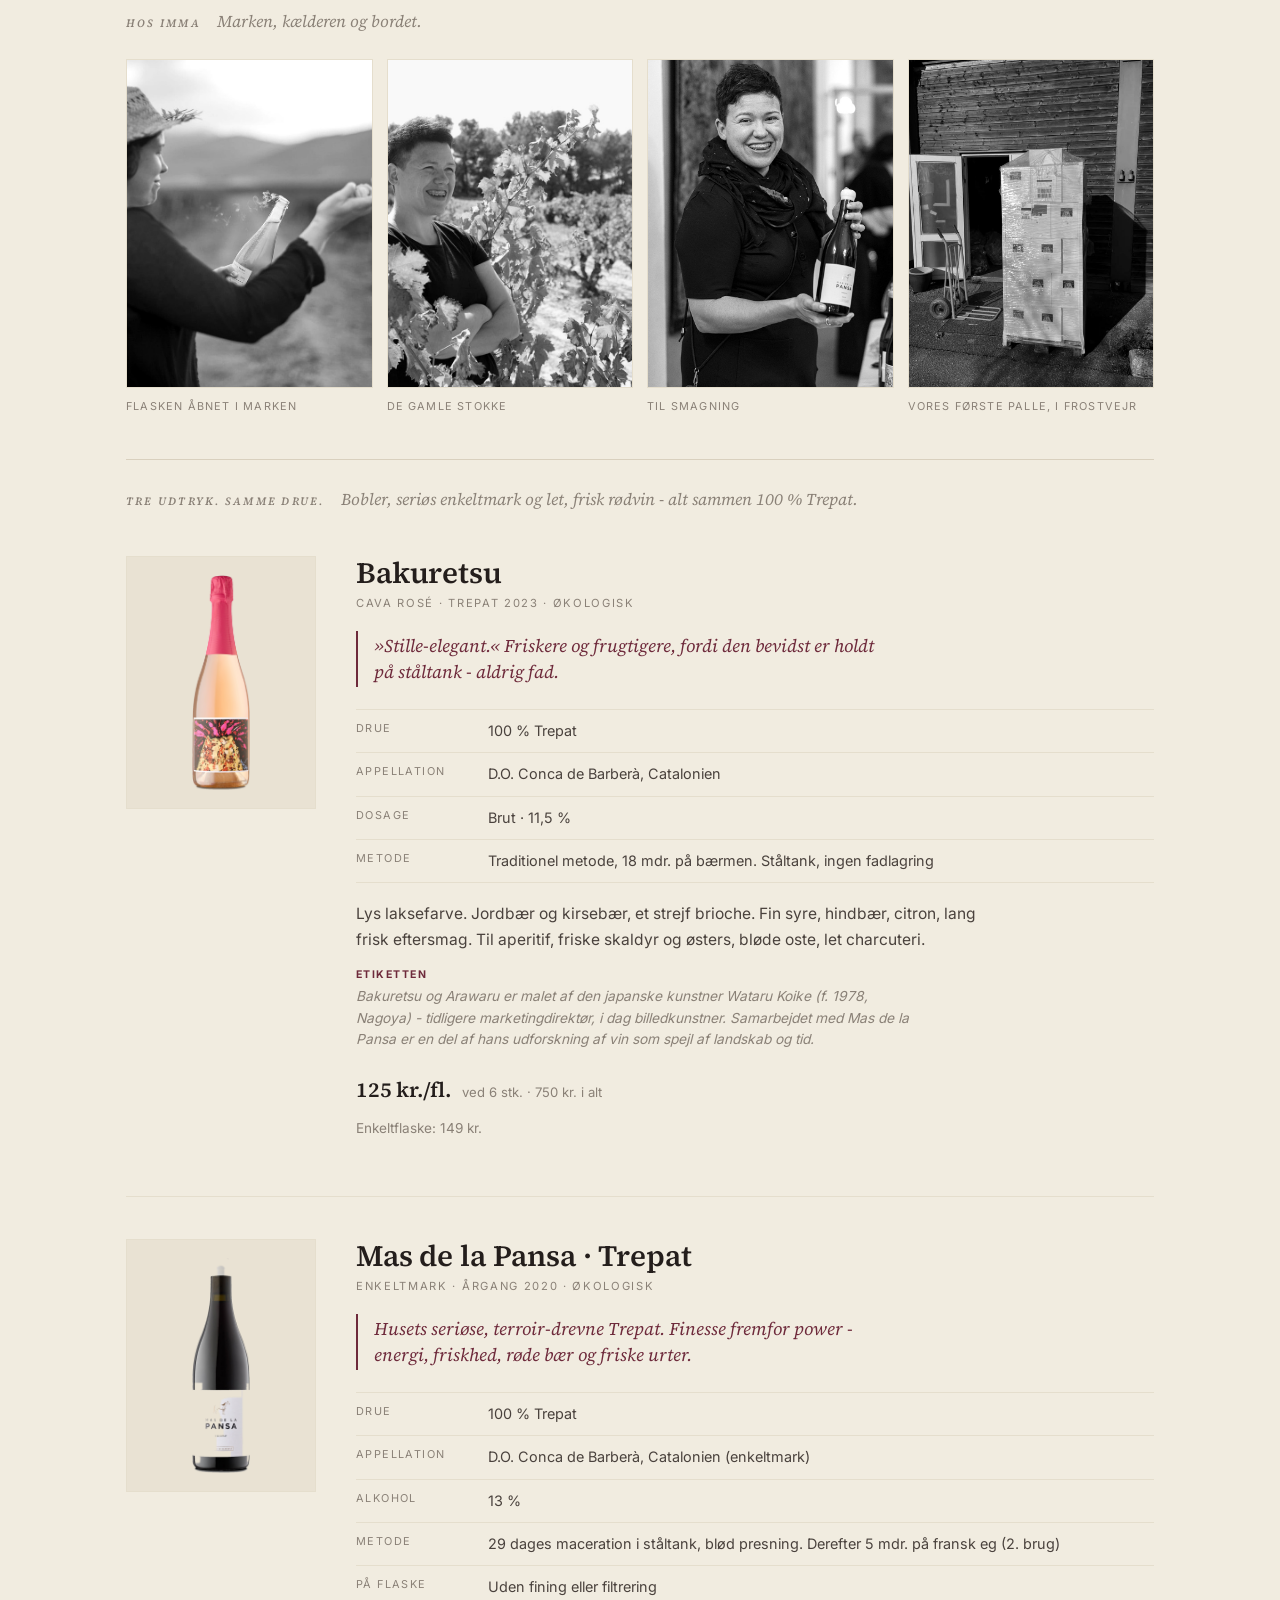
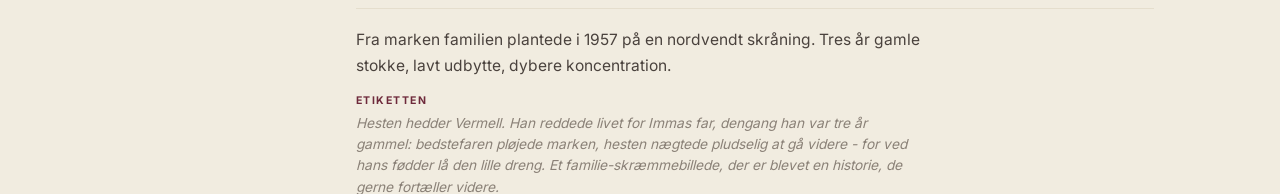
<file: vine.html>
<!DOCTYPE html>
<html lang="da">
<head>
<meta charset="UTF-8">
<title>Vinene er flyttet - Decent Wines</title>
<meta name="robots" content="noindex">
<link rel="canonical" href="https://decentwines.dk/producenter.html">
<meta http-equiv="refresh" content="0; url=producenter.html">
<link rel="stylesheet" href="assets/styles.css">
</head>
<body>
<section class="hero" style="border:0">
  <div class="wrap">
    <p class="eyebrow">Siden er flyttet</p>
    <h1 style="font-size:clamp(1.8rem,4vw,2.6rem)">Vinene bor nu hos producenterne</h1>
    <p class="lede" style="margin-top:20px">Du sendes videre om et &oslash;jeblik.
      Sker der ikke noget, s&aring; <a href="producenter.html" style="color:var(--wine);border-bottom:1px solid currentColor">klik her</a>.</p>
  </div>
</section>
</body>
</html>
</file>
<file: assets/styles.css>
/* ===========================================================
   Decent Wines — K&K Vinimport ApS
   Udtryk hentet fra produktbladet: papir, serif, én bordeaux.
   =========================================================== */

/* -----------------------------------------------------------
   Skrifter. Ligger på vores eget site, ikke hos Google.
   Variable fonts (SIL Open Font License) — licenserne ligger
   i assets/fonts/. Browseren henter kun det udsnit, den skal
   bruge: latin til dansk, latin-ext hvis der dukker et
   sjældent bogstav op.
   ----------------------------------------------------------- */
@font-face{
  font-family:"Inter";
  font-style:normal;
  font-display:swap;
  font-weight:100 900;
  src:url(fonts/inter-latin.woff2) format("woff2-variations");
  unicode-range:U+0000-00FF,U+0131,U+0152-0153,U+02BB-02BC,U+02C6,U+02DA,U+02DC,U+0304,U+0308,U+0329,U+2000-206F,U+20AC,U+2122,U+2191,U+2193,U+2212,U+2215,U+FEFF,U+FFFD;
}
@font-face{
  font-family:"Inter";
  font-style:normal;
  font-display:swap;
  font-weight:100 900;
  src:url(fonts/inter-latin-ext.woff2) format("woff2-variations");
  unicode-range:U+0100-02BA,U+02BD-02C5,U+02C7-02CC,U+02CE-02D7,U+02DD-02FF,U+0304,U+0308,U+0329,U+1D00-1DBF,U+1E00-1E9F,U+1EF2-1EFF,U+2020,U+20A0-20AB,U+20AD-20C0,U+2113,U+2C60-2C7F,U+A720-A7FF;
}
@font-face{
  font-family:"Source Serif 4";
  font-style:normal;
  font-display:swap;
  font-weight:200 900;
  src:url(fonts/source-serif-4-latin.woff2) format("woff2-variations");
  unicode-range:U+0000-00FF,U+0131,U+0152-0153,U+02BB-02BC,U+02C6,U+02DA,U+02DC,U+0304,U+0308,U+0329,U+2000-206F,U+20AC,U+2122,U+2191,U+2193,U+2212,U+2215,U+FEFF,U+FFFD;
}
@font-face{
  font-family:"Source Serif 4";
  font-style:normal;
  font-display:swap;
  font-weight:200 900;
  src:url(fonts/source-serif-4-latin-ext.woff2) format("woff2-variations");
  unicode-range:U+0100-02BA,U+02BD-02C5,U+02C7-02CC,U+02CE-02D7,U+02DD-02FF,U+0304,U+0308,U+0329,U+1D00-1DBF,U+1E00-1E9F,U+1EF2-1EFF,U+2020,U+20A0-20AB,U+20AD-20C0,U+2113,U+2C60-2C7F,U+A720-A7FF;
}
@font-face{
  font-family:"Source Serif 4";
  font-style:italic;
  font-display:swap;
  font-weight:200 900;
  src:url(fonts/source-serif-4-latin-italic.woff2) format("woff2-variations");
  unicode-range:U+0000-00FF,U+0131,U+0152-0153,U+02BB-02BC,U+02C6,U+02DA,U+02DC,U+0304,U+0308,U+0329,U+2000-206F,U+20AC,U+2122,U+2191,U+2193,U+2212,U+2215,U+FEFF,U+FFFD;
}
@font-face{
  font-family:"Source Serif 4";
  font-style:italic;
  font-display:swap;
  font-weight:200 900;
  src:url(fonts/source-serif-4-latin-ext-italic.woff2) format("woff2-variations");
  unicode-range:U+0100-02BA,U+02BD-02C5,U+02C7-02CC,U+02CE-02D7,U+02DD-02FF,U+0304,U+0308,U+0329,U+1D00-1DBF,U+1E00-1E9F,U+1EF2-1EFF,U+2020,U+20A0-20AB,U+20AD-20C0,U+2113,U+2C60-2C7F,U+A720-A7FF;
}

:root{
  --paper:      #f1ece0;
  --paper-2:    #e9e2d3;
  --paper-3:    #e2d9c7;
  --ink:        #241e1c;
  --ink-soft:   #4a423d;
  --muted:      #8a8177;
  --rule:       #d9d0be;
  --rule-soft:  #e5decd;
  --wine:       #6e2a3b;
  --wine-soft:  #8d4353;
  --dark:       #241a1b;
  --dark-2:     #2e2223;
  --on-dark:    #f1ece0;
  --on-dark-2:  #bdaea1;
  --rose:       #c98b96;
  --maxw:       1080px;
  --ease:       cubic-bezier(.22,.61,.36,1);
}

*{box-sizing:border-box}
html{scroll-behavior:smooth}
body{
  margin:0;
  background:var(--paper);
  color:var(--ink);
  font-family:"Inter",-apple-system,BlinkMacSystemFont,"Segoe UI",Roboto,sans-serif;
  font-size:16.5px;
  line-height:1.68;
  -webkit-font-smoothing:antialiased;
  text-rendering:optimizeLegibility;
}
img{max-width:100%;display:block}
a{color:inherit;text-decoration:none}
hr{border:0;border-top:1px solid var(--rule);margin:0}

h1,h2,h3,h4,.serif{
  font-family:"Source Serif 4",Georgia,"Times New Roman",serif;
  font-weight:600;
  line-height:1.13;
  letter-spacing:-.005em;
  text-wrap:balance;
  margin:0;
}
h1{font-size:clamp(2.5rem,6vw,4.1rem)}
h2{font-size:clamp(1.9rem,3.6vw,2.7rem)}
h3{font-size:clamp(1.4rem,2.4vw,1.85rem)}
p{margin:0 0 1.05em}

.wrap{max-width:var(--maxw);margin:0 auto;padding:0 26px}
section{padding:72px 0}
.tight{padding:44px 0}

/* eyebrow — små, spærrede versaler i bordeaux (som produktbladet) */
.eyebrow{
  font-size:.7rem;letter-spacing:.2em;text-transform:uppercase;
  color:var(--wine);font-weight:600;margin:0 0 14px;
}
.eyebrow.muted{color:var(--muted)}
.lede{font-size:1.12rem;color:var(--ink-soft);max-width:60ch}
.muted{color:var(--muted)}

/* rød kursiv med streg til venstre — produktbladets citatform */
.pull{
  border-left:2px solid var(--wine);
  padding:2px 0 2px 16px;
  margin:0 0 22px;
  font-family:"Source Serif 4",Georgia,serif;
  font-style:italic;font-size:1.12rem;line-height:1.45;
  color:var(--wine);max-width:52ch;
}

/* =================== HEADER =================== */
.site-header{
  position:sticky;top:0;z-index:40;
  background:rgba(241,236,224,.93);
  backdrop-filter:saturate(140%) blur(8px);
  border-bottom:1px solid var(--rule);
}
.nav{max-width:var(--maxw);margin:0 auto;padding:14px 26px;display:flex;align-items:center;gap:22px}
.brand{display:flex;align-items:center;gap:12px;margin-right:auto}
.brand img{width:40px;height:40px;border-radius:50%}
.brand-txt{display:flex;flex-direction:column;line-height:1.1}
.brand-txt strong{font-size:.9rem;letter-spacing:.16em;font-weight:600}
.brand-txt small{font-size:.63rem;letter-spacing:.11em;color:var(--muted);text-transform:uppercase}
.nav-links{display:flex;align-items:center;gap:26px}
.nav-links a{
  font-size:.92rem;color:var(--ink-soft);padding:4px 0;
  border-bottom:1px solid transparent;transition:.2s var(--ease);
}
.nav-links a:hover{color:var(--ink);border-bottom-color:var(--rule)}
.nav-links a.active{color:var(--ink);border-bottom-color:var(--wine)}
.nav-links a.ig-btn{
  border:1px solid var(--rule);border-radius:999px;padding:7px 15px;
  display:inline-flex;align-items:center;gap:7px;font-size:.85rem;
}
.nav-links a.ig-btn:hover{border-color:var(--wine);color:var(--wine)}
.ig-btn svg{width:15px;height:15px;fill:currentColor}
.burger{display:none;background:none;border:0;cursor:pointer;padding:8px;color:var(--ink)}
.burger svg{width:24px;height:24px;stroke:currentColor;fill:none;stroke-width:1.6}

/* =================== HERO =================== */
.hero{padding:88px 0 62px;border-bottom:1px solid var(--rule)}
.hero h1{max-width:17ch}
.hero .lede{margin-top:26px;font-size:1.16rem}
.hero-lines p{margin:0 0 .35em;font-size:1.14rem;color:var(--ink-soft);max-width:56ch}

/* =================== KNAPPER =================== */
.btn{
  display:inline-flex;align-items:center;gap:9px;
  padding:12px 22px;border-radius:2px;border:1px solid var(--ink);
  font-size:.9rem;font-weight:500;cursor:pointer;
  transition:.22s var(--ease);font-family:inherit;
}
.btn-primary{background:var(--ink);color:var(--paper)}
.btn-primary:hover{background:var(--wine);border-color:var(--wine)}
.btn-ghost{border-color:var(--rule);color:var(--ink)}
.btn-ghost:hover{border-color:var(--ink)}
.cta-row{display:flex;gap:14px;flex-wrap:wrap;margin-top:32px}

/* link med pil */
.arrow{
  display:inline-flex;align-items:center;gap:8px;color:var(--wine);
  font-size:.92rem;font-weight:500;border-bottom:1px solid transparent;
}
.arrow:hover{border-bottom-color:var(--wine)}
.arrow::after{content:"→";transition:transform .2s var(--ease)}
.arrow:hover::after{transform:translateX(3px)}

/* =================== SØJLER =================== */
.pillars{display:grid;grid-template-columns:repeat(3,1fr);gap:0;border-top:1px solid var(--rule)}
.pillar{padding:30px 30px 30px 0;border-right:1px solid var(--rule)}
.pillar:last-child{border-right:0;padding-right:0}
.pillar:not(:first-child){padding-left:30px}
.pillar h3{font-size:1.15rem;margin:0 0 8px}
.pillar p{color:var(--ink-soft);font-size:.95rem;margin:0}

/* =================== PRODUCENT-INDGANGE =================== */
.entrances{display:flex;flex-direction:column;gap:0}
.entrance{
  display:grid;grid-template-columns:minmax(0,4fr) minmax(0,6fr);
  gap:44px;align-items:center;
  padding:46px 0;border-top:1px solid var(--rule);
}
.entrance:last-child{border-bottom:1px solid var(--rule)}
.entrance-img{
  background:var(--paper-2);border:1px solid var(--rule-soft);
  aspect-ratio:3/4;overflow:hidden;display:flex;align-items:center;justify-content:center;
}
.entrance-img img{width:100%;height:100%;object-fit:cover}
.entrance h2{margin:0 0 6px}
.entrance .where{
  font-size:.72rem;letter-spacing:.16em;text-transform:uppercase;
  color:var(--muted);margin:0 0 18px;
}
.entrance p{color:var(--ink-soft);max-width:52ch}

/* flasken og overskriften er ogsaa veje ind til producenten */
a.entrance-img{
  transition:border-color .25s var(--ease),background .25s var(--ease);
}
a.entrance-img img{transition:transform .4s var(--ease)}
a.entrance-img:hover{border-color:var(--rule);background:var(--paper)}
a.entrance-img:hover img{transform:scale(1.035)}
.entrance-title{
  color:inherit;text-decoration:none;
  transition:color .2s var(--ease);
}
.entrance-title:hover{color:var(--wine)}
.entrance-title:focus-visible{
  outline:2px solid var(--wine);outline-offset:4px;border-radius:2px;
}

/* =================== PRODUCENT-SEKTION =================== */
.producer{padding-top:74px;scroll-margin-top:84px}
.producer-head{border-bottom:1px solid var(--rule);padding-bottom:34px;margin-bottom:8px}
.producer-head h2{font-size:clamp(2.2rem,4.6vw,3.2rem);margin:0 0 8px}
.producer-head .where{
  font-size:.74rem;letter-spacing:.17em;text-transform:uppercase;color:var(--muted);margin:0 0 20px;
}
.producer-body{display:grid;grid-template-columns:minmax(0,3fr) minmax(0,2fr);gap:48px;align-items:start;padding:34px 0 10px}
.producer-body p{color:var(--ink-soft)}
.producer-body p:first-of-type{font-size:1.1rem;color:var(--ink)}
.producer-photo{border:1px solid var(--rule-soft);background:var(--paper-2)}

/* =================== VIN =================== */
.wines-head{
  display:flex;align-items:baseline;gap:16px;flex-wrap:wrap;
  border-top:1px solid var(--rule);padding-top:26px;margin-top:34px;
}
.wines-head .eyebrow{margin:0}
.wines-head p{margin:0;color:var(--muted);font-style:italic;font-family:"Source Serif 4",Georgia,serif}

.wine{
  display:grid;grid-template-columns:190px minmax(0,1fr);gap:40px;
  padding:42px 0;border-top:1px solid var(--rule-soft);align-items:start;
}
.wine:first-of-type{border-top:0}
.wine-photo{
  background:var(--paper-2);border:1px solid var(--rule-soft);
  padding:18px;display:flex;align-items:center;justify-content:center;
  aspect-ratio:3/4;overflow:hidden;
}
.wine-photo img{max-height:100%;width:auto;object-fit:contain}
.wine-photo.fill{padding:0}
.wine-photo.fill img{width:100%;height:100%;object-fit:cover;max-height:none}
.wine h3{margin:0 0 5px}
.wine-meta{
  font-size:.7rem;letter-spacing:.15em;text-transform:uppercase;
  color:var(--muted);margin:0 0 18px;
}
.taste{color:var(--ink-soft);font-size:.97rem;margin:18px 0 0;max-width:62ch}

/* specs — hårfine linjer som i produktbladet */
.spec{display:grid;grid-template-columns:132px minmax(0,1fr);margin:0;border-top:1px solid var(--rule-soft)}
.spec dt{
  padding:9px 0;font-size:.68rem;letter-spacing:.13em;text-transform:uppercase;
  color:var(--muted);border-bottom:1px solid var(--rule-soft);
}
.spec dd{
  padding:9px 0;margin:0;font-size:.9rem;color:var(--ink-soft);
  border-bottom:1px solid var(--rule-soft);
}

/* priser */
.prices{margin-top:22px;display:flex;flex-direction:column;gap:3px}
.price{display:flex;align-items:baseline;gap:11px;flex-wrap:wrap}
.price b{
  font-family:"Source Serif 4",Georgia,serif;font-weight:600;
  font-size:1.32rem;letter-spacing:-.01em;font-variant-numeric:tabular-nums;
}
.price span{font-size:.82rem;color:var(--muted)}
.price-single{font-size:.85rem;color:var(--muted);margin-top:6px}
.price-ask{font-family:"Source Serif 4",Georgia,serif;font-size:1.15rem;font-style:italic;color:var(--wine)}

/* =================== NYHEDSBREV =================== */
.news{
  border:1px solid var(--rule);background:var(--paper-2);
  padding:44px 40px;max-width:760px;
}
.news h2{font-size:clamp(1.6rem,3vw,2.15rem);margin:0 0 10px}
.news > p{color:var(--ink-soft);max-width:52ch;margin:0 0 24px}
.news-form{display:flex;gap:10px;flex-wrap:wrap;max-width:520px;position:relative}
.news-form input[type="email"]{
  flex:1;min-width:210px;padding:12px 15px;border-radius:2px;
  border:1px solid var(--rule);background:var(--paper);color:var(--ink);
  font-size:.95rem;font-family:inherit;outline:none;transition:border-color .2s var(--ease);
}
.news-form input[type="email"]:focus{border-color:var(--wine)}
.news-form input[type="email"]::placeholder{color:#a79e92}
.news-form button[disabled]{opacity:.55;cursor:default}
.news-consent{
  flex:0 0 100%;display:flex;gap:10px;align-items:flex-start;
  font-size:.83rem;line-height:1.5;color:var(--muted);cursor:pointer;margin-top:10px;
}
.news-consent span{max-width:46ch}
.news-consent input[type="checkbox"]{
  appearance:none;-webkit-appearance:none;position:relative;flex:0 0 auto;
  width:17px;height:17px;margin:2px 0 0;border-radius:2px;
  border:1px solid var(--muted);background:var(--paper);cursor:pointer;
  transition:background .2s var(--ease),border-color .2s var(--ease);
}
.news-consent input[type="checkbox"]:hover{border-color:var(--wine)}
.news-consent input[type="checkbox"]:checked{background:var(--wine);border-color:var(--wine)}
.news-consent input[type="checkbox"]:checked::after{
  content:"";position:absolute;left:5px;top:1px;width:5px;height:10px;
  border:solid var(--paper);border-width:0 2px 2px 0;transform:rotate(45deg);
}
.news-consent input[type="checkbox"]:focus-visible{outline:2px solid var(--wine-soft);outline-offset:2px}
.news-form .hp{position:absolute!important;left:-9999px!important;width:1px!important;height:1px!important;opacity:0!important;pointer-events:none}
.form-ok{
  display:none;margin-top:18px;padding:13px 16px;border-radius:2px;
  background:rgba(110,42,59,.07);border:1px solid var(--wine);color:var(--wine);font-size:.94rem;
}
.form-ok.show{display:block;animation:pop .35s var(--ease)}
.form-ok.error{background:rgba(110,42,59,.07);border-color:var(--wine-soft)}
@keyframes pop{from{opacity:0;transform:translateY(5px)}to{opacity:1;transform:none}}

/* =================== KONTAKT =================== */
.contact-grid{display:grid;grid-template-columns:1fr 1fr;gap:44px;align-items:start}

/* =================== KONTAKTFORMULAR =================== */
.kontakt-form{display:grid;gap:15px;max-width:540px;position:relative;margin-top:22px}
.kontakt-form .par{display:grid;grid-template-columns:1fr 1fr;gap:15px}
.kontakt-form label{display:flex;flex-direction:column;gap:7px}
.kontakt-form .lab{
  font-size:.7rem;letter-spacing:.14em;text-transform:uppercase;
  color:var(--muted);font-weight:600;
}
.kontakt-form .lab i{font-style:normal;text-transform:none;letter-spacing:0;opacity:.75}
.kontakt-form input[type="text"],
.kontakt-form input[type="email"],
.kontakt-form textarea{
  width:100%;padding:12px 15px;border-radius:2px;
  border:1px solid var(--rule);background:var(--paper);color:var(--ink);
  font-size:.95rem;font-family:inherit;outline:none;
  transition:border-color .2s var(--ease);
}
.kontakt-form input:focus,.kontakt-form textarea:focus{border-color:var(--wine)}
.kontakt-form input::placeholder,.kontakt-form textarea::placeholder{color:#a79e92}
.kontakt-form textarea{min-height:140px;resize:vertical;line-height:1.55}
.kontakt-form button{justify-self:start;margin-top:4px}
.kontakt-form button[disabled]{opacity:.55;cursor:default}
.kontakt-form .hp{
  position:absolute!important;left:-9999px!important;
  width:1px!important;height:1px!important;opacity:0!important;pointer-events:none;
}
.kontakt-note{font-size:.82rem;line-height:1.6;color:var(--muted);max-width:52ch;margin:16px 0 0}
.info-line{display:flex;gap:14px;padding:16px 0;border-bottom:1px solid var(--rule-soft)}
.info-line:first-of-type{border-top:1px solid var(--rule)}
.info-line svg{width:18px;height:18px;stroke:var(--wine);fill:none;stroke-width:1.5;flex:0 0 auto;margin-top:4px}
.info-line span{display:flex;flex-direction:column;gap:1px}
.info-line b{font-size:.7rem;letter-spacing:.14em;text-transform:uppercase;color:var(--muted);font-weight:600}
.info-line a{color:var(--wine);border-bottom:1px solid transparent}
.info-line a:hover{border-bottom-color:var(--wine)}

/* =================== FOOTER =================== */
.site-footer{border-top:1px solid var(--rule);padding:52px 0 34px;margin-top:20px}
.foot-grid{display:grid;grid-template-columns:2fr 1fr 1fr;gap:40px}
.foot-brand p{color:var(--muted);font-size:.9rem;max-width:34ch;margin:16px 0 0}
.foot-col h4{
  font-family:inherit;font-size:.68rem;letter-spacing:.15em;text-transform:uppercase;
  color:var(--muted);font-weight:600;margin:0 0 12px;
}
.foot-col a{display:block;padding:4px 0;font-size:.92rem;color:var(--ink-soft)}
.foot-col a:hover{color:var(--wine)}
.foot-bottom{
  border-top:1px solid var(--rule);margin-top:38px;padding-top:20px;
  display:flex;justify-content:space-between;gap:16px;flex-wrap:wrap;
  font-size:.8rem;color:var(--muted);
}
.tagline-foot{font-family:"Source Serif 4",Georgia,serif;font-style:italic;color:var(--wine)}

/* =================== MOBIL =================== */
@media (max-width:900px){
  .producer-body,.contact-grid{grid-template-columns:1fr;gap:30px}
  .kontakt-form .par{grid-template-columns:1fr}
  .entrance{grid-template-columns:1fr;gap:24px}
  .pillars{grid-template-columns:1fr}
  .pillar{border-right:0;border-bottom:1px solid var(--rule);padding:24px 0!important}
  .pillar:last-child{border-bottom:0}
  .foot-grid{grid-template-columns:1fr 1fr}
}
@media (max-width:700px){
  body{font-size:16px}
  section{padding:52px 0}
  .hero{padding:56px 0 44px}
  .burger{display:block;order:2}
  .nav-links{
    display:none;order:3;flex-basis:100%;flex-direction:column;
    align-items:flex-start;gap:2px;padding:10px 0 4px;border-top:1px solid var(--rule);
  }
  .nav-links.open{display:flex}
  .nav-links a{padding:9px 0;width:100%}
  .nav{flex-wrap:wrap}
  .wine{grid-template-columns:1fr;gap:24px}
  .wine-photo{max-width:190px;aspect-ratio:3/4}
  .spec{grid-template-columns:108px minmax(0,1fr)}
  .news{padding:32px 22px}
  .foot-grid{grid-template-columns:1fr}
}
@media (prefers-reduced-motion:reduce){*{animation:none!important;transition:none!important}}

/* flaske i fuld højde i producent-indgangen */
.entrance-img.contain{background:var(--paper-2)}
.entrance-img.contain img{width:auto;height:86%;object-fit:contain}
.producer-photo img{width:100%;height:auto;object-fit:cover}

/* etikette-historier under specs */
.etiket{
  font-size:.86rem;color:var(--muted);line-height:1.55;
  margin:14px 0 0;max-width:62ch;font-style:italic;
}
.etiket b{
  display:block;font-style:normal;font-size:.66rem;letter-spacing:.14em;
  text-transform:uppercase;color:var(--wine);margin-bottom:3px;
}

/* smagekasse — tonet boks som i produktbladet */
.smagekasse{
  border-left:3px solid var(--wine);background:var(--paper-2);
  padding:26px 30px;margin:16px 0 8px;max-width:640px;
}
.smagekasse h3{margin:0 0 8px}
.smagekasse p{color:var(--ink-soft);font-size:.95rem;margin:0 0 16px;max-width:56ch}
.smagekasse .price b{font-size:1.45rem}

/* markplade — bruges hvor vi ikke har et flaskefoto, i stedet for at laane et andet */
.wine-photo.plate{padding:12px;background:var(--paper-2)}
.plate-in{
  width:100%;height:100%;border:1px solid var(--rule);
  display:flex;flex-direction:column;align-items:center;justify-content:center;
  gap:9px;text-align:center;padding:16px;
}
.plate-eyebrow{
  font-size:.6rem;letter-spacing:.2em;text-transform:uppercase;
  color:var(--wine);font-weight:600;
}
.plate-name{
  font-family:"Source Serif 4",Georgia,serif;font-size:1.75rem;
  line-height:1;color:var(--ink);
}
.plate-meta{
  font-size:.68rem;letter-spacing:.1em;text-transform:uppercase;
  color:var(--muted);line-height:1.7;
}

/* =================== MØRKE BÅND =================== */
.band-dark{
  background:var(--dark);color:var(--on-dark);
  position:relative;border:0;
}
.band-dark .eyebrow{color:var(--rose)}
.band-dark h1,.band-dark h2,.band-dark h3{color:var(--on-dark)}
.band-dark p,.band-dark .lede,.band-dark .hero-lines p{color:var(--on-dark-2)}
.band-dark .btn-primary{background:var(--paper);color:var(--ink);border-color:var(--paper)}
.band-dark .btn-primary:hover{background:var(--rose);border-color:var(--rose);color:var(--dark)}
.band-dark .btn-ghost{border-color:rgba(241,236,224,.34);color:var(--on-dark)}
.band-dark .btn-ghost:hover{border-color:var(--on-dark)}
.band-soft{background:var(--paper-2)}

/* hero med flaske der bryder ned over kanten */
.hero-dark{padding:84px 0 70px;overflow:visible}
.hero-dark .wrap{position:relative}
.hero-dark h1{max-width:15ch}
.hero-bottle{
  position:absolute;right:6px;bottom:-142px;height:430px;width:auto;
  z-index:3;pointer-events:none;
  filter:drop-shadow(0 26px 34px rgba(0,0,0,.42));
}
.after-hero{padding-top:96px}

/* mørk footer */
.site-footer.band-dark{border-top:0;margin-top:0;padding:56px 0 34px}
.site-footer.band-dark .foot-col h4{color:var(--rose)}
.site-footer.band-dark .foot-col a{color:var(--on-dark-2)}
.site-footer.band-dark .foot-col a:hover{color:var(--on-dark)}
.site-footer.band-dark .foot-brand p{color:var(--on-dark-2)}
.site-footer.band-dark .brand-txt small{color:var(--on-dark-2)}
.site-footer.band-dark .foot-bottom{border-top-color:rgba(241,236,224,.16);color:var(--on-dark-2)}
.site-footer.band-dark .tagline-foot{color:var(--rose)}

@media (max-width:820px){
  .hero-bottle{height:240px;bottom:-92px;right:0;opacity:.9}
  .after-hero{padding-top:64px}
}
@media (max-width:560px){
  .hero-bottle{display:none}
  .after-hero{padding-top:52px}
}

/* =================== PORTRÆTTER =================== */
.portraits{display:grid;grid-template-columns:1fr 1fr;gap:20px;max-width:500px}
.portraits figure{margin:0}
.portraits img{width:100%;height:auto;border:1px solid var(--rule)}
.portraits figcaption,.producer-photo figcaption{
  font-size:.74rem;letter-spacing:.11em;text-transform:uppercase;
  color:var(--muted);margin-top:11px;
}
.producer-photo{margin:0}
.producer-photo figcaption{padding:0 2px}
/* bliver ved med at staa side om side, ogsaa paa mobil */
@media (max-width:640px){ .portraits{gap:14px;max-width:none} .portraits figcaption{font-size:.66rem;letter-spacing:.08em} }

/* midtstillet blok — bruges til portrætterne på Om os */
.midtstillet{text-align:center}
.midtstillet .lede{margin-left:auto;margin-right:auto}
.midtstillet .portraits{margin-left:auto;margin-right:auto}
.midtstillet .eyebrow{margin-bottom:14px}

/* de to tekster om portraetterne — auto-margener, saa de faktisk centreres */
.midtstillet .lede.intro{margin:18px auto 36px}
.midtstillet .lede.udtro{margin:34px auto 0}

/* =================== BILLEDSTRIBE FRA BESØGET =================== */
.strip{
  display:grid;grid-auto-flow:column;grid-auto-columns:minmax(210px,1fr);
  gap:14px;margin:24px 0 8px;
  overflow-x:auto;padding-bottom:10px;
  scroll-snap-type:x proximity;
}
.strip figure{margin:0;scroll-snap-align:start}
.strip img{
  width:100%;aspect-ratio:3/4;object-fit:cover;
  border:1px solid var(--rule-soft);background:var(--paper-2);
}
.strip figcaption{
  font-size:.68rem;letter-spacing:.11em;text-transform:uppercase;
  color:var(--muted);margin-top:9px;
}
</file>
